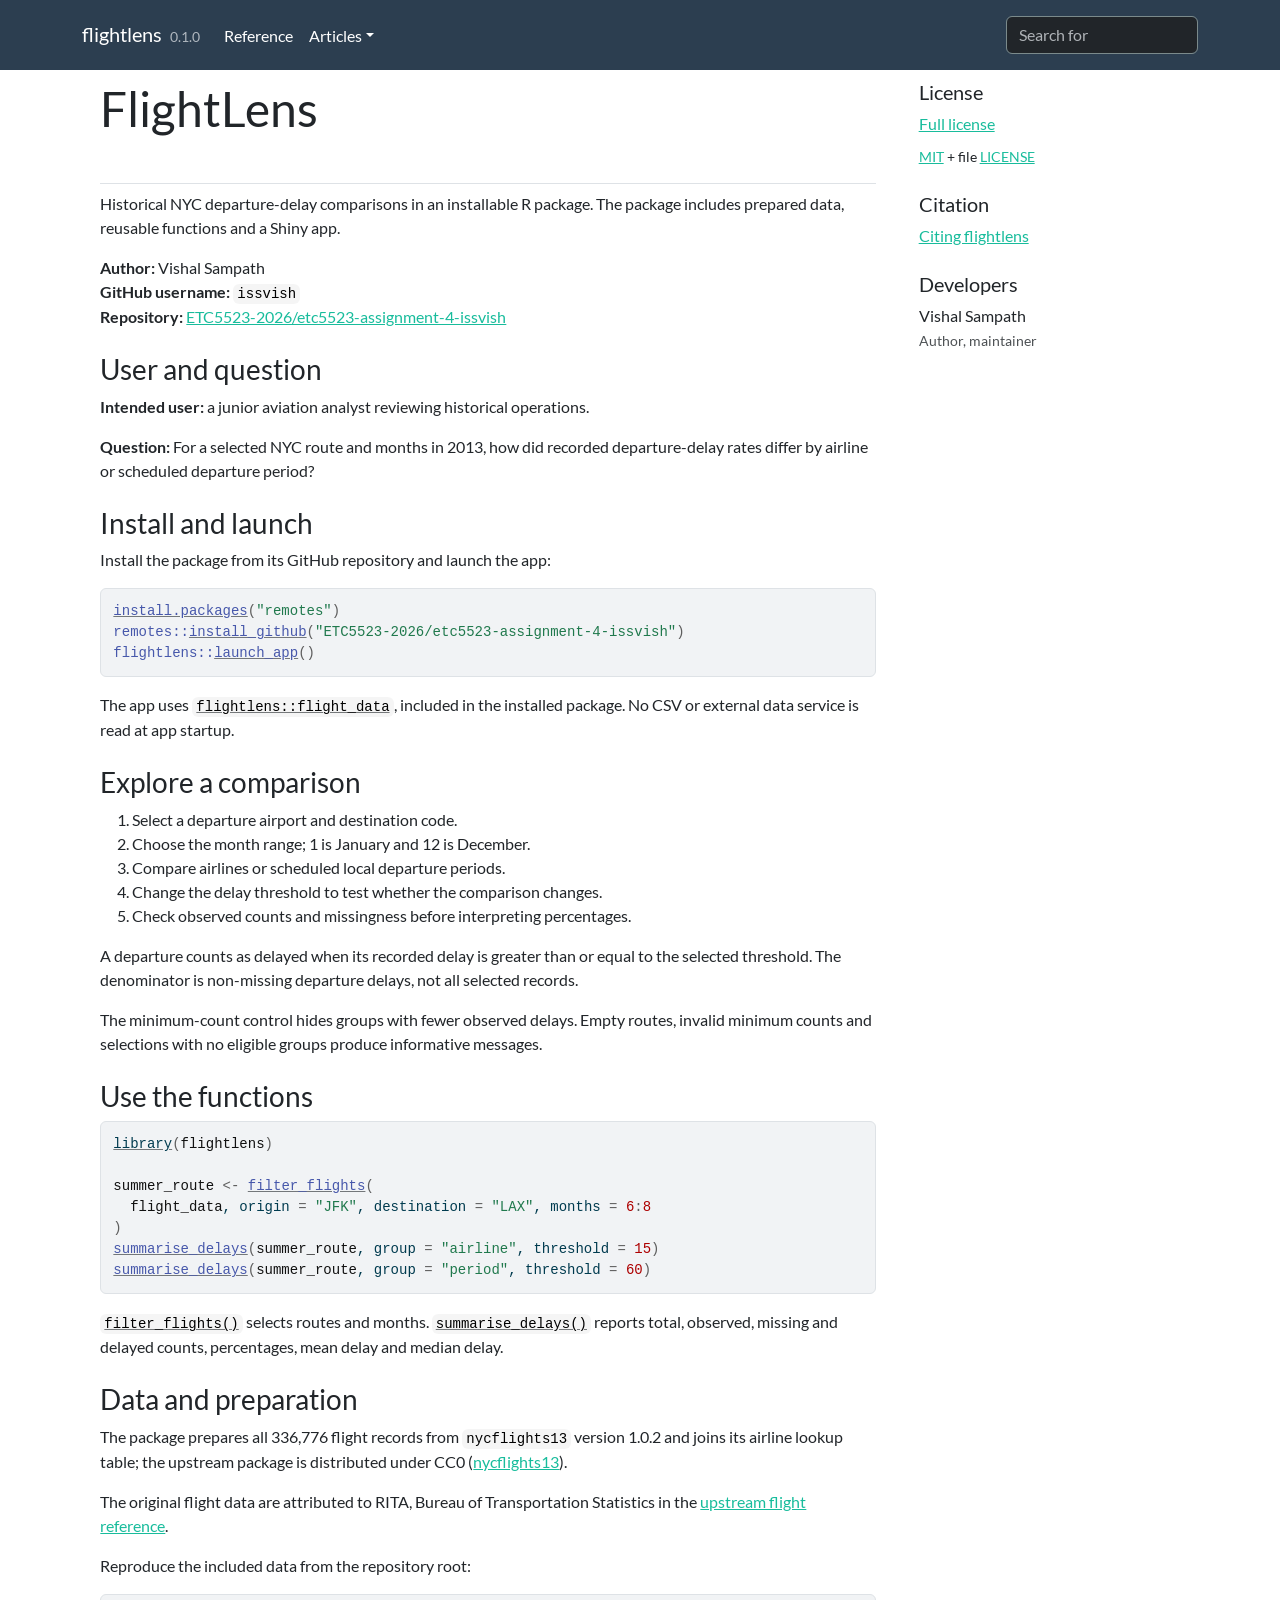
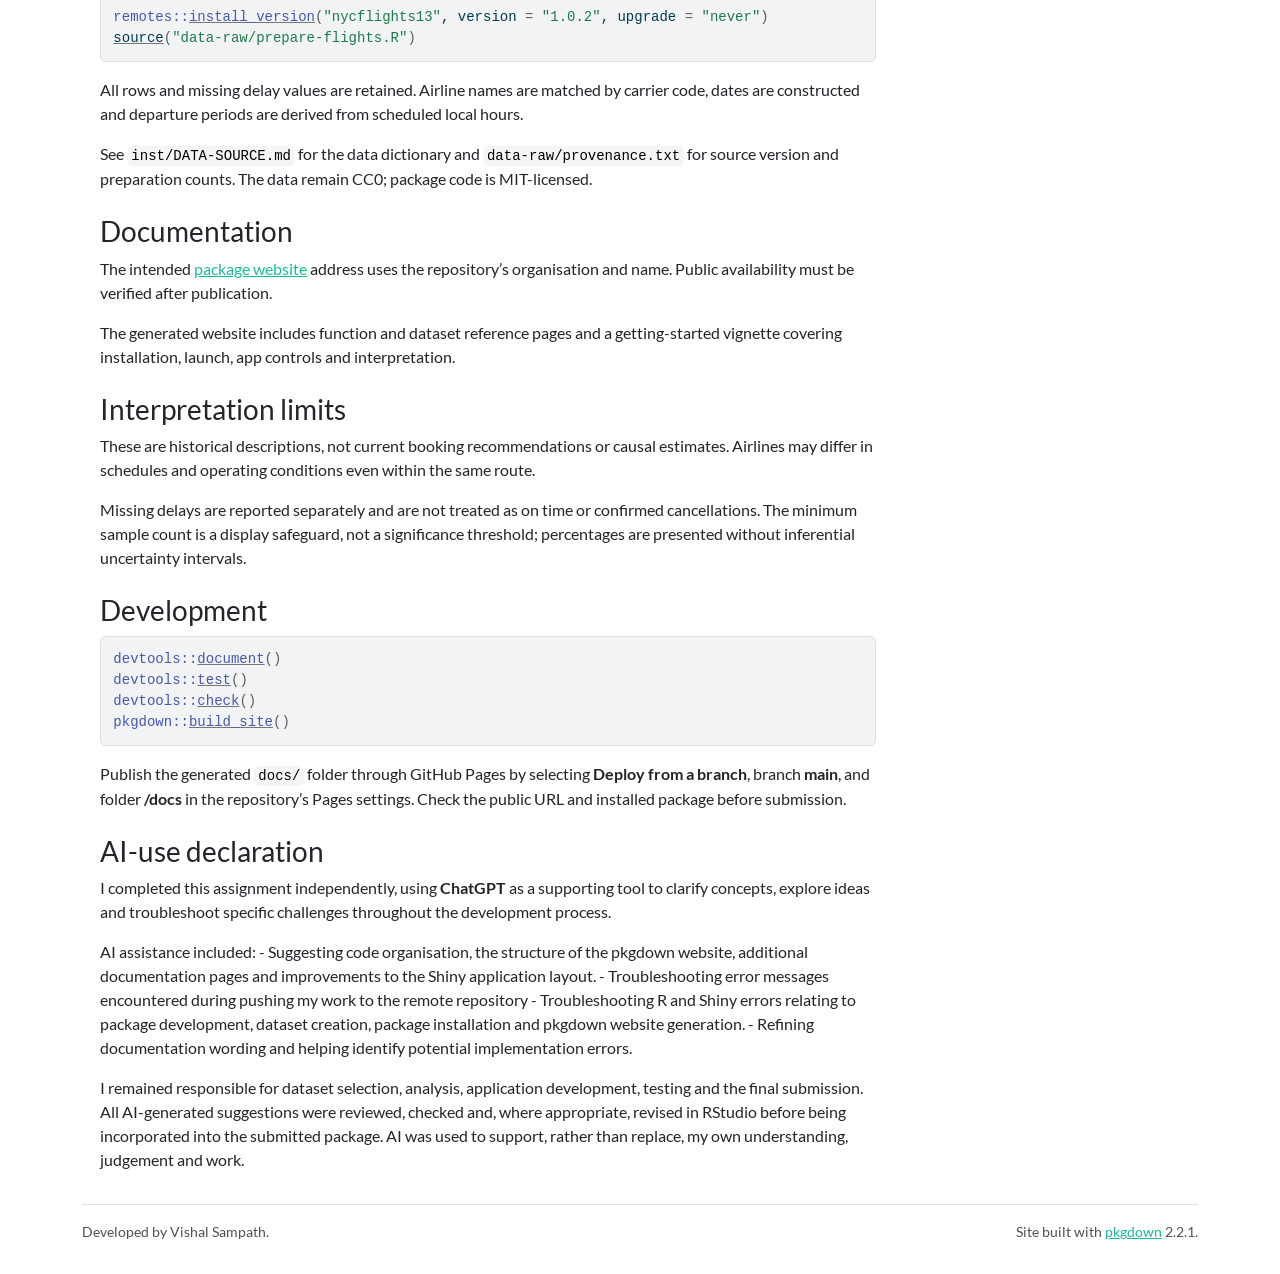
<file: docs/index.html>
<!DOCTYPE html>
<!-- Generated by pkgdown: do not edit by hand --><html lang="en">
<head>
<meta http-equiv="Content-Type" content="text/html; charset=UTF-8">
<meta charset="utf-8">
<meta http-equiv="X-UA-Compatible" content="IE=edge">
<meta name="viewport" content="width=device-width, initial-scale=1, shrink-to-fit=no">
<title>Explore Historical Departure Delays from New York City • flightlens</title>
<script src="deps/jquery-3.6.0/jquery-3.6.0.min.js"></script><meta name="viewport" content="width=device-width, initial-scale=1, shrink-to-fit=no">
<link href="deps/bootstrap-5.3.8/bootstrap.min.css" rel="stylesheet">
<script src="deps/bootstrap-5.3.8/bootstrap.bundle.min.js"></script><link href="deps/font-awesome-6.5.2/css/all.min.css" rel="stylesheet">
<link href="deps/font-awesome-6.5.2/css/v4-shims.min.css" rel="stylesheet">
<script src="deps/headroom-0.11.0/headroom.min.js"></script><script src="deps/headroom-0.11.0/jQuery.headroom.min.js"></script><script src="deps/bootstrap-toc-1.0.1/bootstrap-toc.min.js"></script><script src="deps/clipboard.js-2.0.11/clipboard.min.js"></script><script src="deps/search-1.0.0/autocomplete.jquery.min.js"></script><script src="deps/search-1.0.0/fuse.min.js"></script><script src="deps/search-1.0.0/mark.min.js"></script><!-- pkgdown --><script src="pkgdown.js"></script><meta property="og:title" content="Explore Historical Departure Delays from New York City">
<meta name="description" content="Provides prepared New York City flight records from 2013, reusable route filtering and departure-delay summaries, and a Shiny application. Supports historical airline and departure-period comparisons with explicit measurement denominators, missing-data counts, and sample-size cautions.">
<meta property="og:description" content="Provides prepared New York City flight records from 2013, reusable route filtering and departure-delay summaries, and a Shiny application. Supports historical airline and departure-period comparisons with explicit measurement denominators, missing-data counts, and sample-size cautions.">
</head>
<body>
    <a href="#main" class="visually-hidden-focusable">Skip to contents</a>


    <nav class="navbar navbar-expand-lg fixed-top bg-primary" data-bs-theme="dark" aria-label="Site navigation"><div class="container">

    <a class="navbar-brand me-2" href="index.html">flightlens</a>

    <small class="nav-text text-muted me-auto" data-bs-toggle="tooltip" data-bs-placement="bottom" title="">0.1.0</small>


    <button class="navbar-toggler" type="button" data-bs-toggle="collapse" data-bs-target="#navbar" aria-controls="navbar" aria-expanded="false" aria-label="Toggle navigation">
      <span class="navbar-toggler-icon"></span>
    </button>

    <div id="navbar" class="collapse navbar-collapse ms-3">
      <ul class="navbar-nav me-auto">
<li class="nav-item"><a class="nav-link" href="reference/index.html">Reference</a></li>
<li class="nav-item dropdown">
  <button class="nav-link dropdown-toggle" type="button" id="dropdown-articles" data-bs-toggle="dropdown" aria-expanded="false" aria-haspopup="true">Articles</button>
  <ul class="dropdown-menu" aria-labelledby="dropdown-articles">
<li><a class="dropdown-item" href="articles/getting-started.html">Getting started with FlightLens</a></li>
  </ul>
</li>
      </ul>
<ul class="navbar-nav">
<li class="nav-item"><form class="form-inline" role="search">
 <input class="form-control" type="search" name="search-input" id="search-input" autocomplete="off" aria-label="Search site" placeholder="Search for" data-search-index="search.json">
</form></li>
      </ul>
</div>


  </div>
</nav><div class="container template-home">
<div class="row">
  <main id="main" class="col-md-9"><div class="section level1">
<div class="page-header"><h1 id="flightlens">FlightLens<a class="anchor" aria-label="anchor" href="#flightlens"></a>
</h1></div>
<p>Historical NYC departure-delay comparisons in an installable R package. The package includes prepared data, reusable functions and a Shiny app.</p>
<p><strong>Author:</strong> Vishal Sampath<br><strong>GitHub username:</strong> <code>issvish</code><br><strong>Repository:</strong> <a href="https://github.com/ETC5523-2026/etc5523-assignment-4-issvish" class="external-link">ETC5523-2026/etc5523-assignment-4-issvish</a></p>
<div class="section level2">
<h2 id="user-and-question">User and question<a class="anchor" aria-label="anchor" href="#user-and-question"></a>
</h2>
<p><strong>Intended user:</strong> a junior aviation analyst reviewing historical operations.</p>
<p><strong>Question:</strong> For a selected NYC route and months in 2013, how did recorded departure-delay rates differ by airline or scheduled departure period?</p>
</div>
<div class="section level2">
<h2 id="install-and-launch">Install and launch<a class="anchor" aria-label="anchor" href="#install-and-launch"></a>
</h2>
<p>Install the package from its GitHub repository and launch the app:</p>
<div class="sourceCode" id="cb1"><pre class="downlit sourceCode r">
<code class="sourceCode R"><span><span class="fu"><a href="https://rdrr.io/r/utils/install.packages.html" class="external-link">install.packages</a></span><span class="op">(</span><span class="st">"remotes"</span><span class="op">)</span></span>
<span><span class="fu">remotes</span><span class="fu">::</span><span class="fu"><a href="https://remotes.r-lib.org/reference/install_github.html" class="external-link">install_github</a></span><span class="op">(</span><span class="st">"ETC5523-2026/etc5523-assignment-4-issvish"</span><span class="op">)</span></span>
<span><span class="fu">flightlens</span><span class="fu">::</span><span class="fu"><a href="reference/launch_app.html">launch_app</a></span><span class="op">(</span><span class="op">)</span></span></code></pre></div>
<p>The app uses <code><a href="reference/flight_data.html">flightlens::flight_data</a></code>, included in the installed package. No CSV or external data service is read at app startup.</p>
</div>
<div class="section level2">
<h2 id="explore-a-comparison">Explore a comparison<a class="anchor" aria-label="anchor" href="#explore-a-comparison"></a>
</h2>
<ol style="list-style-type: decimal">
<li>Select a departure airport and destination code.</li>
<li>Choose the month range; 1 is January and 12 is December.</li>
<li>Compare airlines or scheduled local departure periods.</li>
<li>Change the delay threshold to test whether the comparison changes.</li>
<li>Check observed counts and missingness before interpreting percentages.</li>
</ol>
<p>A departure counts as delayed when its recorded delay is greater than or equal to the selected threshold. The denominator is non-missing departure delays, not all selected records.</p>
<p>The minimum-count control hides groups with fewer observed delays. Empty routes, invalid minimum counts and selections with no eligible groups produce informative messages.</p>
</div>
<div class="section level2">
<h2 id="use-the-functions">Use the functions<a class="anchor" aria-label="anchor" href="#use-the-functions"></a>
</h2>
<div class="sourceCode" id="cb2"><pre class="downlit sourceCode r">
<code class="sourceCode R"><span><span class="kw"><a href="https://rdrr.io/r/base/library.html" class="external-link">library</a></span><span class="op">(</span><span class="va">flightlens</span><span class="op">)</span></span>
<span></span>
<span><span class="va">summer_route</span> <span class="op">&lt;-</span> <span class="fu"><a href="reference/filter_flights.html">filter_flights</a></span><span class="op">(</span></span>
<span>  <span class="va">flight_data</span>, origin <span class="op">=</span> <span class="st">"JFK"</span>, destination <span class="op">=</span> <span class="st">"LAX"</span>, months <span class="op">=</span> <span class="fl">6</span><span class="op">:</span><span class="fl">8</span></span>
<span><span class="op">)</span></span>
<span><span class="fu"><a href="reference/summarise_delays.html">summarise_delays</a></span><span class="op">(</span><span class="va">summer_route</span>, group <span class="op">=</span> <span class="st">"airline"</span>, threshold <span class="op">=</span> <span class="fl">15</span><span class="op">)</span></span>
<span><span class="fu"><a href="reference/summarise_delays.html">summarise_delays</a></span><span class="op">(</span><span class="va">summer_route</span>, group <span class="op">=</span> <span class="st">"period"</span>, threshold <span class="op">=</span> <span class="fl">60</span><span class="op">)</span></span></code></pre></div>
<p><code><a href="reference/filter_flights.html">filter_flights()</a></code> selects routes and months. <code><a href="reference/summarise_delays.html">summarise_delays()</a></code> reports total, observed, missing and delayed counts, percentages, mean delay and median delay.</p>
</div>
<div class="section level2">
<h2 id="data-and-preparation">Data and preparation<a class="anchor" aria-label="anchor" href="#data-and-preparation"></a>
</h2>
<p>The package prepares all 336,776 flight records from <code>nycflights13</code> version 1.0.2 and joins its airline lookup table; the upstream package is distributed under CC0 (<a href="https://nycflights13.tidyverse.org/" class="external-link">nycflights13</a>).</p>
<p>The original flight data are attributed to RITA, Bureau of Transportation Statistics in the <a href="https://nycflights13.tidyverse.org/reference/flights.html" class="external-link">upstream flight reference</a>.</p>
<p>Reproduce the included data from the repository root:</p>
<div class="sourceCode" id="cb3"><pre class="downlit sourceCode r">
<code class="sourceCode R"><span><span class="fu">remotes</span><span class="fu">::</span><span class="fu"><a href="https://remotes.r-lib.org/reference/install_version.html" class="external-link">install_version</a></span><span class="op">(</span><span class="st">"nycflights13"</span>, version <span class="op">=</span> <span class="st">"1.0.2"</span>, upgrade <span class="op">=</span> <span class="st">"never"</span><span class="op">)</span></span>
<span><span class="kw"><a href="https://rdrr.io/r/base/source.html" class="external-link">source</a></span><span class="op">(</span><span class="st">"data-raw/prepare-flights.R"</span><span class="op">)</span></span></code></pre></div>
<p>All rows and missing delay values are retained. Airline names are matched by carrier code, dates are constructed and departure periods are derived from scheduled local hours.</p>
<p>See <code>inst/DATA-SOURCE.md</code> for the data dictionary and <code>data-raw/provenance.txt</code> for source version and preparation counts. The data remain CC0; package code is MIT-licensed.</p>
</div>
<div class="section level2">
<h2 id="documentation">Documentation<a class="anchor" aria-label="anchor" href="#documentation"></a>
</h2>
<p>The intended <a href="https://ETC5523-2026.github.io/etc5523-assignment-4-issvish/">package website</a> address uses the repository’s organisation and name. Public availability must be verified after publication.</p>
<p>The generated website includes function and dataset reference pages and a getting-started vignette covering installation, launch, app controls and interpretation.</p>
</div>
<div class="section level2">
<h2 id="interpretation-limits">Interpretation limits<a class="anchor" aria-label="anchor" href="#interpretation-limits"></a>
</h2>
<p>These are historical descriptions, not current booking recommendations or causal estimates. Airlines may differ in schedules and operating conditions even within the same route.</p>
<p>Missing delays are reported separately and are not treated as on time or confirmed cancellations. The minimum sample count is a display safeguard, not a significance threshold; percentages are presented without inferential uncertainty intervals.</p>
</div>
<div class="section level2">
<h2 id="development">Development<a class="anchor" aria-label="anchor" href="#development"></a>
</h2>
<div class="sourceCode" id="cb4"><pre class="downlit sourceCode r">
<code class="sourceCode R"><span><span class="fu">devtools</span><span class="fu">::</span><span class="fu"><a href="https://devtools.r-lib.org/reference/document.html" class="external-link">document</a></span><span class="op">(</span><span class="op">)</span></span>
<span><span class="fu">devtools</span><span class="fu">::</span><span class="fu"><a href="https://devtools.r-lib.org/reference/test.html" class="external-link">test</a></span><span class="op">(</span><span class="op">)</span></span>
<span><span class="fu">devtools</span><span class="fu">::</span><span class="fu"><a href="https://devtools.r-lib.org/reference/check.html" class="external-link">check</a></span><span class="op">(</span><span class="op">)</span></span>
<span><span class="fu">pkgdown</span><span class="fu">::</span><span class="fu"><a href="https://pkgdown.r-lib.org/reference/build_site.html" class="external-link">build_site</a></span><span class="op">(</span><span class="op">)</span></span></code></pre></div>
<p>Publish the generated <code>docs/</code> folder through GitHub Pages by selecting <strong>Deploy from a branch</strong>, branch <strong>main</strong>, and folder <strong>/docs</strong> in the repository’s Pages settings. Check the public URL and installed package before submission.</p>
</div>
<div class="section level2">
<h2 id="ai-use-declaration">AI-use declaration<a class="anchor" aria-label="anchor" href="#ai-use-declaration"></a>
</h2>
<p>I completed this assignment independently, using <strong>ChatGPT</strong> as a supporting tool to clarify concepts, explore ideas and troubleshoot specific challenges throughout the development process.</p>
<p>AI assistance included: - Suggesting code organisation, the structure of the pkgdown website, additional documentation pages and improvements to the Shiny application layout. - Troubleshooting error messages encountered during pushing my work to the remote repository - Troubleshooting R and Shiny errors relating to package development, dataset creation, package installation and pkgdown website generation. - Refining documentation wording and helping identify potential implementation errors.</p>
<p>I remained responsible for dataset selection, analysis, application development, testing and the final submission. All AI-generated suggestions were reviewed, checked and, where appropriate, revised in RStudio before being incorporated into the submitted package. AI was used to support, rather than replace, my own understanding, judgement and work.</p>
</div>
</div>
  </main><aside class="col-md-3"><div class="license">
<h2 data-toc-skip>License</h2>
<ul class="list-unstyled">
<li><a href="LICENSE.html">Full license</a></li>
<li><small><a href="https://opensource.org/licenses/mit-license.php" class="external-link">MIT</a> + file <a href="LICENSE-text.html">LICENSE</a></small></li>
</ul>
</div>


<div class="citation">
<h2 data-toc-skip>Citation</h2>
<ul class="list-unstyled">
<li><a href="authors.html#citation">Citing flightlens</a></li>
</ul>
</div>

<div class="developers">
<h2 data-toc-skip>Developers</h2>
<ul class="list-unstyled">
<li>Vishal Sampath <br><small class="roles"> Author, maintainer </small>   </li>
</ul>
</div>



  </aside>
</div>


    <footer><div class="pkgdown-footer-left">
  <p>Developed by Vishal Sampath.</p>
</div>

<div class="pkgdown-footer-right">
  <p>Site built with <a href="https://pkgdown.r-lib.org/" class="external-link">pkgdown</a> 2.2.1.</p>
</div>

    </footer>
</div>





  </body>
</html>
</file>
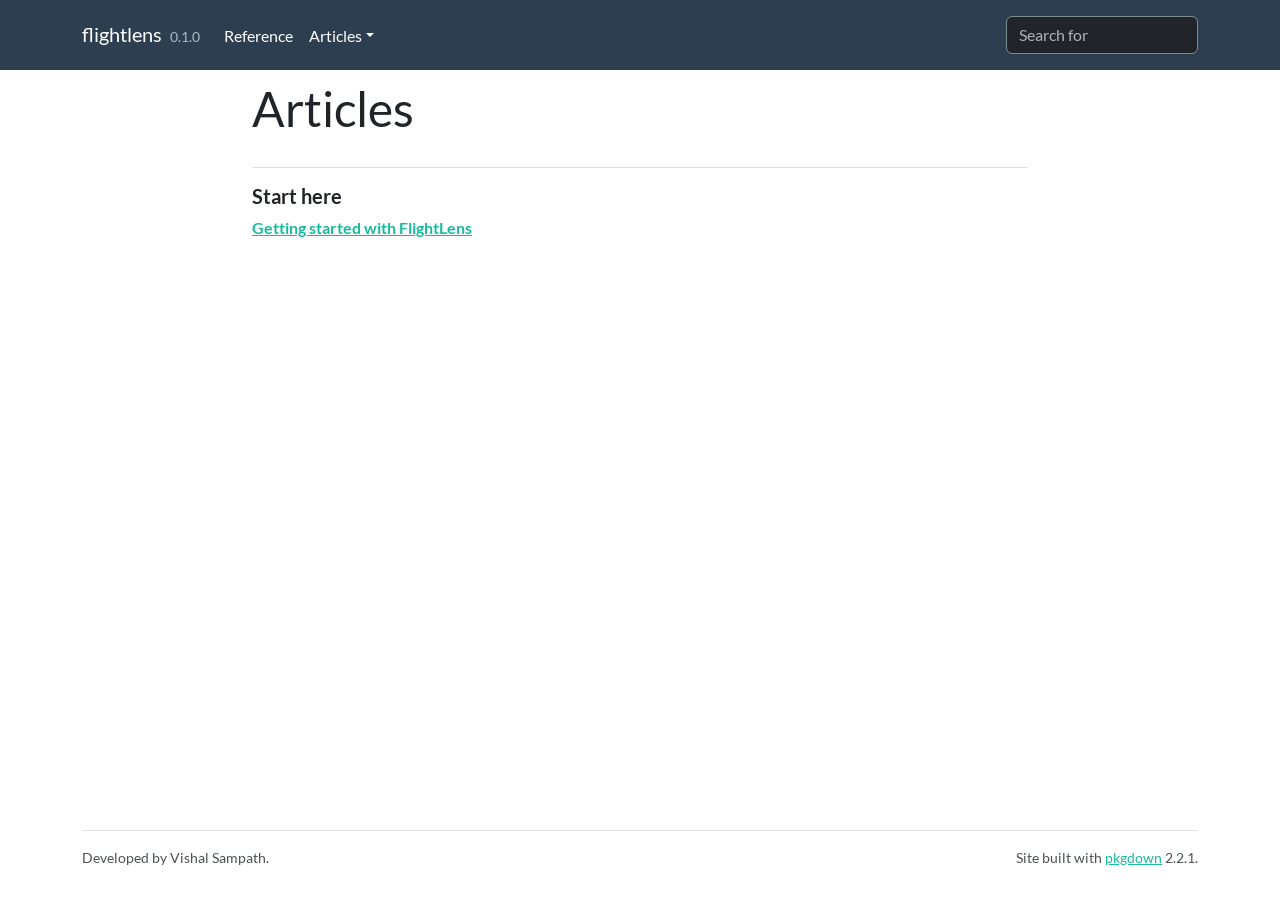
<file: docs/articles/index.html>
<!DOCTYPE html>
<!-- Generated by pkgdown: do not edit by hand --><html lang="en"><head><meta http-equiv="Content-Type" content="text/html; charset=UTF-8"><meta charset="utf-8"><meta http-equiv="X-UA-Compatible" content="IE=edge"><meta name="viewport" content="width=device-width, initial-scale=1, shrink-to-fit=no"><title>Articles • flightlens</title><script src="../deps/jquery-3.6.0/jquery-3.6.0.min.js"></script><meta name="viewport" content="width=device-width, initial-scale=1, shrink-to-fit=no"><link href="../deps/bootstrap-5.3.8/bootstrap.min.css" rel="stylesheet"><script src="../deps/bootstrap-5.3.8/bootstrap.bundle.min.js"></script><link href="../deps/font-awesome-6.5.2/css/all.min.css" rel="stylesheet"><link href="../deps/font-awesome-6.5.2/css/v4-shims.min.css" rel="stylesheet"><script src="../deps/headroom-0.11.0/headroom.min.js"></script><script src="../deps/headroom-0.11.0/jQuery.headroom.min.js"></script><script src="../deps/bootstrap-toc-1.0.1/bootstrap-toc.min.js"></script><script src="../deps/clipboard.js-2.0.11/clipboard.min.js"></script><script src="../deps/search-1.0.0/autocomplete.jquery.min.js"></script><script src="../deps/search-1.0.0/fuse.min.js"></script><script src="../deps/search-1.0.0/mark.min.js"></script><!-- pkgdown --><script src="../pkgdown.js"></script><meta property="og:title" content="Articles"></head><body>
    <a href="#main" class="visually-hidden-focusable">Skip to contents</a>


    <nav class="navbar navbar-expand-lg fixed-top bg-primary" data-bs-theme="dark" aria-label="Site navigation"><div class="container">

    <a class="navbar-brand me-2" href="../index.html">flightlens</a>

    <small class="nav-text text-muted me-auto" data-bs-toggle="tooltip" data-bs-placement="bottom" title="">0.1.0</small>


    <button class="navbar-toggler" type="button" data-bs-toggle="collapse" data-bs-target="#navbar" aria-controls="navbar" aria-expanded="false" aria-label="Toggle navigation">
      <span class="navbar-toggler-icon"></span>
    </button>

    <div id="navbar" class="collapse navbar-collapse ms-3">
      <ul class="navbar-nav me-auto"><li class="nav-item"><a class="nav-link" href="../reference/index.html">Reference</a></li>
<li class="nav-item dropdown">
  <button class="nav-link dropdown-toggle" type="button" id="dropdown-articles" data-bs-toggle="dropdown" aria-expanded="false" aria-haspopup="true">Articles</button>
  <ul class="dropdown-menu" aria-labelledby="dropdown-articles"><li><a class="dropdown-item" href="../articles/getting-started.html">Getting started with FlightLens</a></li>
  </ul></li>
      </ul><ul class="navbar-nav"><li class="nav-item"><form class="form-inline" role="search">
 <input class="form-control" type="search" name="search-input" id="search-input" autocomplete="off" aria-label="Search site" placeholder="Search for" data-search-index="../search.json"></form></li>
      </ul></div>


  </div>
</nav><div class="container template-article-index">
<div class="row">
  <main id="main" class="col-md-9"><div class="page-header">

      <h1>Articles</h1>
    </div>

    <div class="section ">
      <h3>Start here</h3>
      <div class="section-desc"></div>

      <dl><dt><a href="getting-started.html">Getting started with FlightLens</a></dt>
        <dd>
      </dd></dl></div>
  </main></div>


    <footer><div class="pkgdown-footer-left">
  <p>Developed by Vishal Sampath.</p>
</div>

<div class="pkgdown-footer-right">
  <p>Site built with <a href="https://pkgdown.r-lib.org/" class="external-link">pkgdown</a> 2.2.1.</p>
</div>

    </footer></div>





  </body></html>
</file>
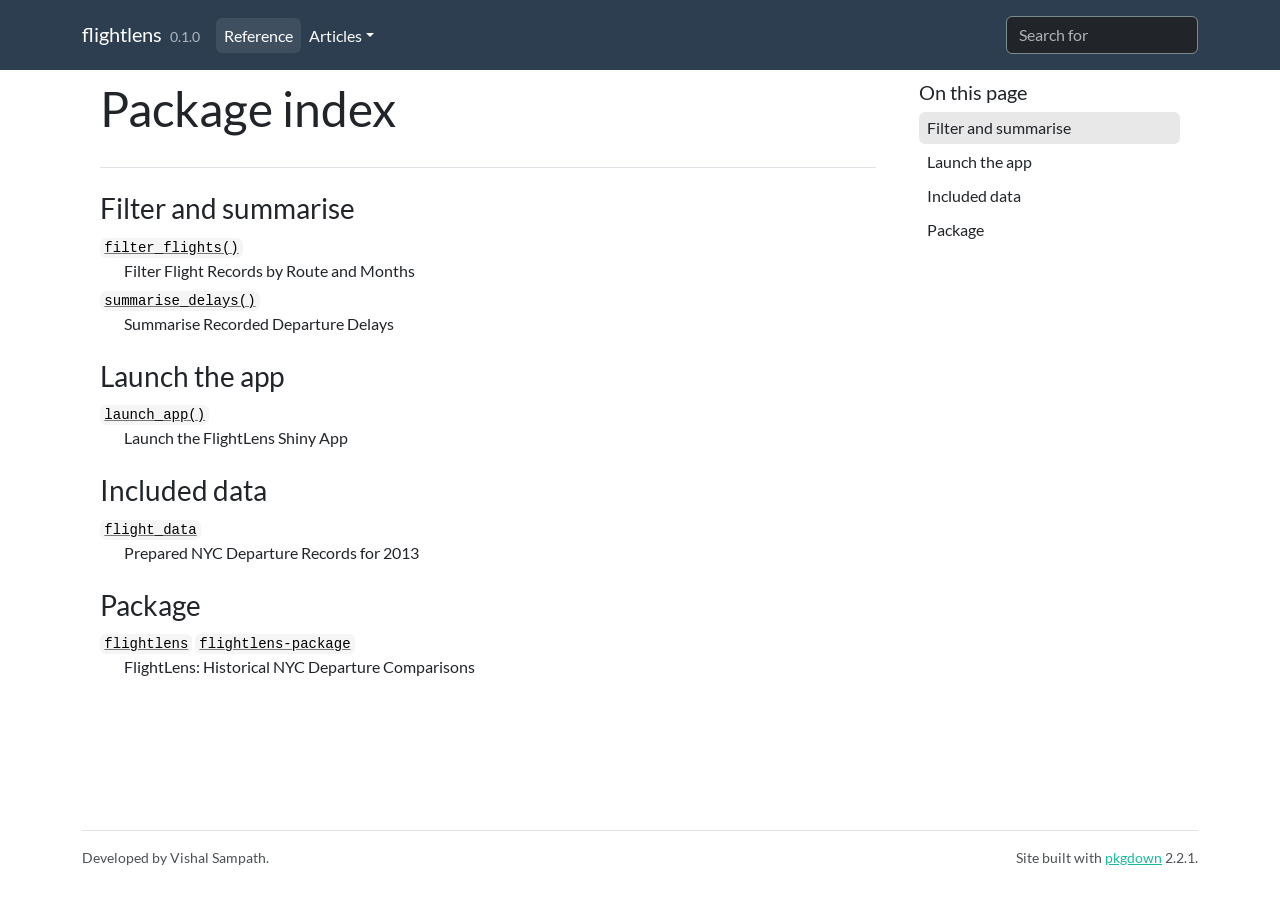
<file: docs/reference/index.html>
<!DOCTYPE html>
<!-- Generated by pkgdown: do not edit by hand --><html lang="en"><head><meta http-equiv="Content-Type" content="text/html; charset=UTF-8"><meta charset="utf-8"><meta http-equiv="X-UA-Compatible" content="IE=edge"><meta name="viewport" content="width=device-width, initial-scale=1, shrink-to-fit=no"><title>Package index • flightlens</title><script src="../deps/jquery-3.6.0/jquery-3.6.0.min.js"></script><meta name="viewport" content="width=device-width, initial-scale=1, shrink-to-fit=no"><link href="../deps/bootstrap-5.3.8/bootstrap.min.css" rel="stylesheet"><script src="../deps/bootstrap-5.3.8/bootstrap.bundle.min.js"></script><link href="../deps/font-awesome-6.5.2/css/all.min.css" rel="stylesheet"><link href="../deps/font-awesome-6.5.2/css/v4-shims.min.css" rel="stylesheet"><script src="../deps/headroom-0.11.0/headroom.min.js"></script><script src="../deps/headroom-0.11.0/jQuery.headroom.min.js"></script><script src="../deps/bootstrap-toc-1.0.1/bootstrap-toc.min.js"></script><script src="../deps/clipboard.js-2.0.11/clipboard.min.js"></script><script src="../deps/search-1.0.0/autocomplete.jquery.min.js"></script><script src="../deps/search-1.0.0/fuse.min.js"></script><script src="../deps/search-1.0.0/mark.min.js"></script><!-- pkgdown --><script src="../pkgdown.js"></script><meta property="og:title" content="Package index"></head><body>
    <a href="#main" class="visually-hidden-focusable">Skip to contents</a>


    <nav class="navbar navbar-expand-lg fixed-top bg-primary" data-bs-theme="dark" aria-label="Site navigation"><div class="container">

    <a class="navbar-brand me-2" href="../index.html">flightlens</a>

    <small class="nav-text text-muted me-auto" data-bs-toggle="tooltip" data-bs-placement="bottom" title="">0.1.0</small>


    <button class="navbar-toggler" type="button" data-bs-toggle="collapse" data-bs-target="#navbar" aria-controls="navbar" aria-expanded="false" aria-label="Toggle navigation">
      <span class="navbar-toggler-icon"></span>
    </button>

    <div id="navbar" class="collapse navbar-collapse ms-3">
      <ul class="navbar-nav me-auto"><li class="active nav-item"><a class="nav-link" href="../reference/index.html">Reference</a></li>
<li class="nav-item dropdown">
  <button class="nav-link dropdown-toggle" type="button" id="dropdown-articles" data-bs-toggle="dropdown" aria-expanded="false" aria-haspopup="true">Articles</button>
  <ul class="dropdown-menu" aria-labelledby="dropdown-articles"><li><a class="dropdown-item" href="../articles/getting-started.html">Getting started with FlightLens</a></li>
  </ul></li>
      </ul><ul class="navbar-nav"><li class="nav-item"><form class="form-inline" role="search">
 <input class="form-control" type="search" name="search-input" id="search-input" autocomplete="off" aria-label="Search site" placeholder="Search for" data-search-index="../search.json"></form></li>
      </ul></div>


  </div>
</nav><div class="container template-reference-index">
<div class="row">
  <main id="main" class="col-md-9"><div class="page-header">

      <h1>Package index</h1>
    </div>

    <div class="section level2">
      <h2 id="filter-and-summarise">Filter and summarise<a class="anchor" aria-label="anchor" href="#filter-and-summarise"></a></h2>



      <dl></dl></div><div class="section level2">




      <dl><dt>

          <code><a href="filter_flights.html">filter_flights()</a></code>

        </dt>
        <dd>Filter Flight Records by Route and Months</dd>

        <dt>

          <code><a href="summarise_delays.html">summarise_delays()</a></code>

        </dt>
        <dd>Summarise Recorded Departure Delays</dd>
      </dl></div><div class="section level2">
      <h2 id="launch-the-app">Launch the app<a class="anchor" aria-label="anchor" href="#launch-the-app"></a></h2>



      <dl></dl></div><div class="section level2">




      <dl><dt>

          <code><a href="launch_app.html">launch_app()</a></code>

        </dt>
        <dd>Launch the FlightLens Shiny App</dd>
      </dl></div><div class="section level2">
      <h2 id="included-data">Included data<a class="anchor" aria-label="anchor" href="#included-data"></a></h2>



      <dl></dl></div><div class="section level2">




      <dl><dt>

          <code><a href="flight_data.html">flight_data</a></code>

        </dt>
        <dd>Prepared NYC Departure Records for 2013</dd>
      </dl></div><div class="section level2">
      <h2 id="package">Package<a class="anchor" aria-label="anchor" href="#package"></a></h2>



      <dl></dl></div><div class="section level2">




      <dl><dt>

          <code><a href="flightlens-package.html">flightlens</a></code> <code><a href="flightlens-package.html">flightlens-package</a></code>

        </dt>
        <dd>FlightLens: Historical NYC Departure Comparisons</dd>
      </dl></div>
  </main><aside class="col-md-3"><nav id="toc" aria-label="Table of contents"><h2>On this page</h2>
    </nav></aside></div>


    <footer><div class="pkgdown-footer-left">
  <p>Developed by Vishal Sampath.</p>
</div>

<div class="pkgdown-footer-right">
  <p>Site built with <a href="https://pkgdown.r-lib.org/" class="external-link">pkgdown</a> 2.2.1.</p>
</div>

    </footer></div>





  </body></html>
</file>
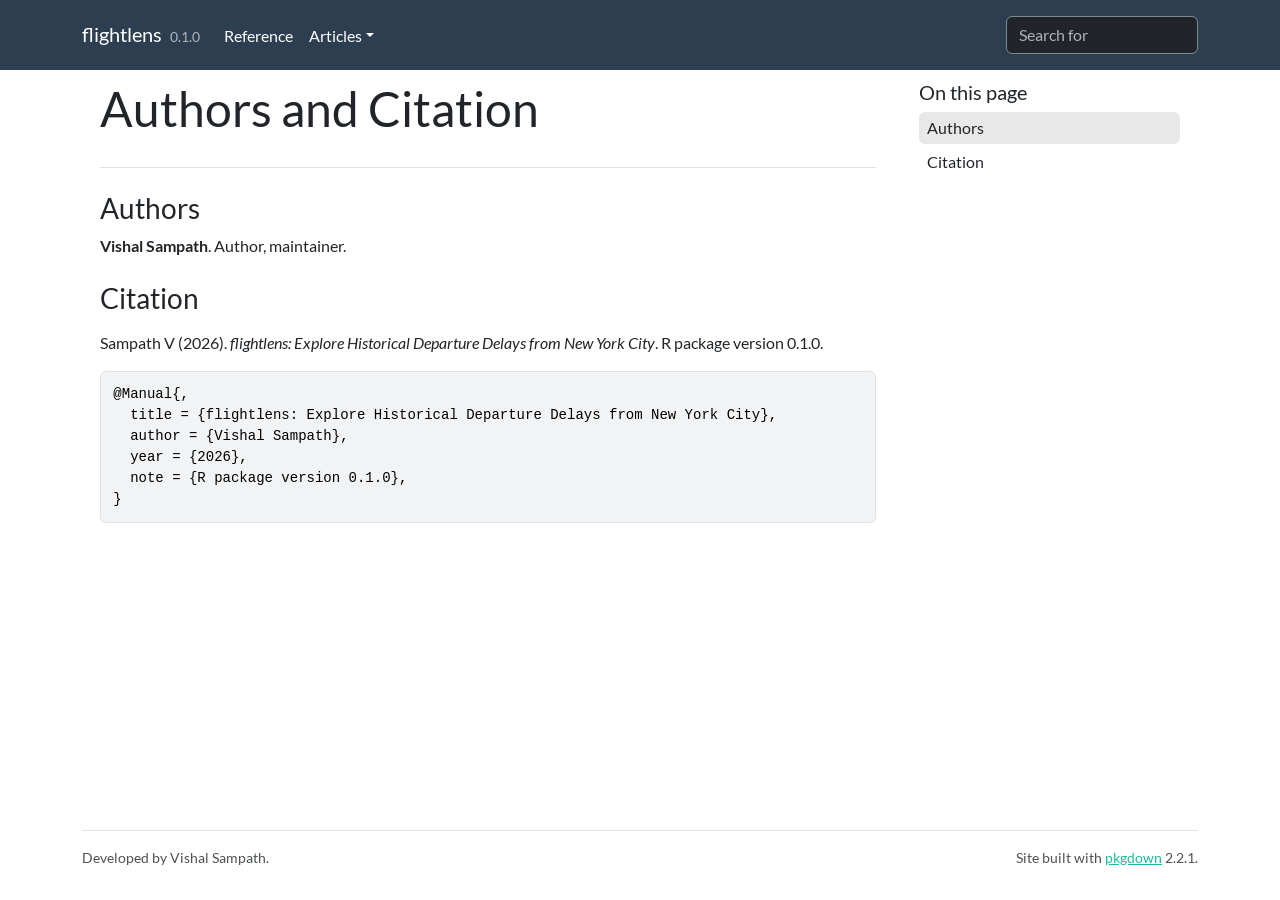
<file: docs/authors.html>
<!DOCTYPE html>
<!-- Generated by pkgdown: do not edit by hand --><html lang="en"><head><meta http-equiv="Content-Type" content="text/html; charset=UTF-8"><meta charset="utf-8"><meta http-equiv="X-UA-Compatible" content="IE=edge"><meta name="viewport" content="width=device-width, initial-scale=1, shrink-to-fit=no"><title>Authors and Citation • flightlens</title><script src="deps/jquery-3.6.0/jquery-3.6.0.min.js"></script><meta name="viewport" content="width=device-width, initial-scale=1, shrink-to-fit=no"><link href="deps/bootstrap-5.3.8/bootstrap.min.css" rel="stylesheet"><script src="deps/bootstrap-5.3.8/bootstrap.bundle.min.js"></script><link href="deps/font-awesome-6.5.2/css/all.min.css" rel="stylesheet"><link href="deps/font-awesome-6.5.2/css/v4-shims.min.css" rel="stylesheet"><script src="deps/headroom-0.11.0/headroom.min.js"></script><script src="deps/headroom-0.11.0/jQuery.headroom.min.js"></script><script src="deps/bootstrap-toc-1.0.1/bootstrap-toc.min.js"></script><script src="deps/clipboard.js-2.0.11/clipboard.min.js"></script><script src="deps/search-1.0.0/autocomplete.jquery.min.js"></script><script src="deps/search-1.0.0/fuse.min.js"></script><script src="deps/search-1.0.0/mark.min.js"></script><!-- pkgdown --><script src="pkgdown.js"></script><meta property="og:title" content="Authors and Citation"></head><body>
    <a href="#main" class="visually-hidden-focusable">Skip to contents</a>


    <nav class="navbar navbar-expand-lg fixed-top bg-primary" data-bs-theme="dark" aria-label="Site navigation"><div class="container">

    <a class="navbar-brand me-2" href="index.html">flightlens</a>

    <small class="nav-text text-muted me-auto" data-bs-toggle="tooltip" data-bs-placement="bottom" title="">0.1.0</small>


    <button class="navbar-toggler" type="button" data-bs-toggle="collapse" data-bs-target="#navbar" aria-controls="navbar" aria-expanded="false" aria-label="Toggle navigation">
      <span class="navbar-toggler-icon"></span>
    </button>

    <div id="navbar" class="collapse navbar-collapse ms-3">
      <ul class="navbar-nav me-auto"><li class="nav-item"><a class="nav-link" href="reference/index.html">Reference</a></li>
<li class="nav-item dropdown">
  <button class="nav-link dropdown-toggle" type="button" id="dropdown-articles" data-bs-toggle="dropdown" aria-expanded="false" aria-haspopup="true">Articles</button>
  <ul class="dropdown-menu" aria-labelledby="dropdown-articles"><li><a class="dropdown-item" href="articles/getting-started.html">Getting started with FlightLens</a></li>
  </ul></li>
      </ul><ul class="navbar-nav"><li class="nav-item"><form class="form-inline" role="search">
 <input class="form-control" type="search" name="search-input" id="search-input" autocomplete="off" aria-label="Search site" placeholder="Search for" data-search-index="search.json"></form></li>
      </ul></div>


  </div>
</nav><div class="container template-citation-authors">
<div class="row">
  <main id="main" class="col-md-9"><div class="page-header">

      <h1>Authors and Citation</h1>
    </div>

    <div class="section level2">
      <h2>Authors</h2>

      <ul class="list-unstyled"><li>
          <p><strong>Vishal Sampath</strong>. Author, maintainer.
          </p>
        </li>
      </ul></div>

    <div class="section level2">
      <h2 id="citation">Citation</h2>
      <p></p>

      <p>Sampath V (2026).
<em>flightlens: Explore Historical Departure Delays from New York City</em>.
R package version 0.1.0.
</p>
      <pre>@Manual{,
  title = {flightlens: Explore Historical Departure Delays from New York City},
  author = {Vishal Sampath},
  year = {2026},
  note = {R package version 0.1.0},
}</pre>
    </div>

  </main><aside class="col-md-3"><nav id="toc" aria-label="Table of contents"><h2>On this page</h2>
    </nav></aside></div>


    <footer><div class="pkgdown-footer-left">
  <p>Developed by Vishal Sampath.</p>
</div>

<div class="pkgdown-footer-right">
  <p>Site built with <a href="https://pkgdown.r-lib.org/" class="external-link">pkgdown</a> 2.2.1.</p>
</div>

    </footer></div>





  </body></html>
</file>
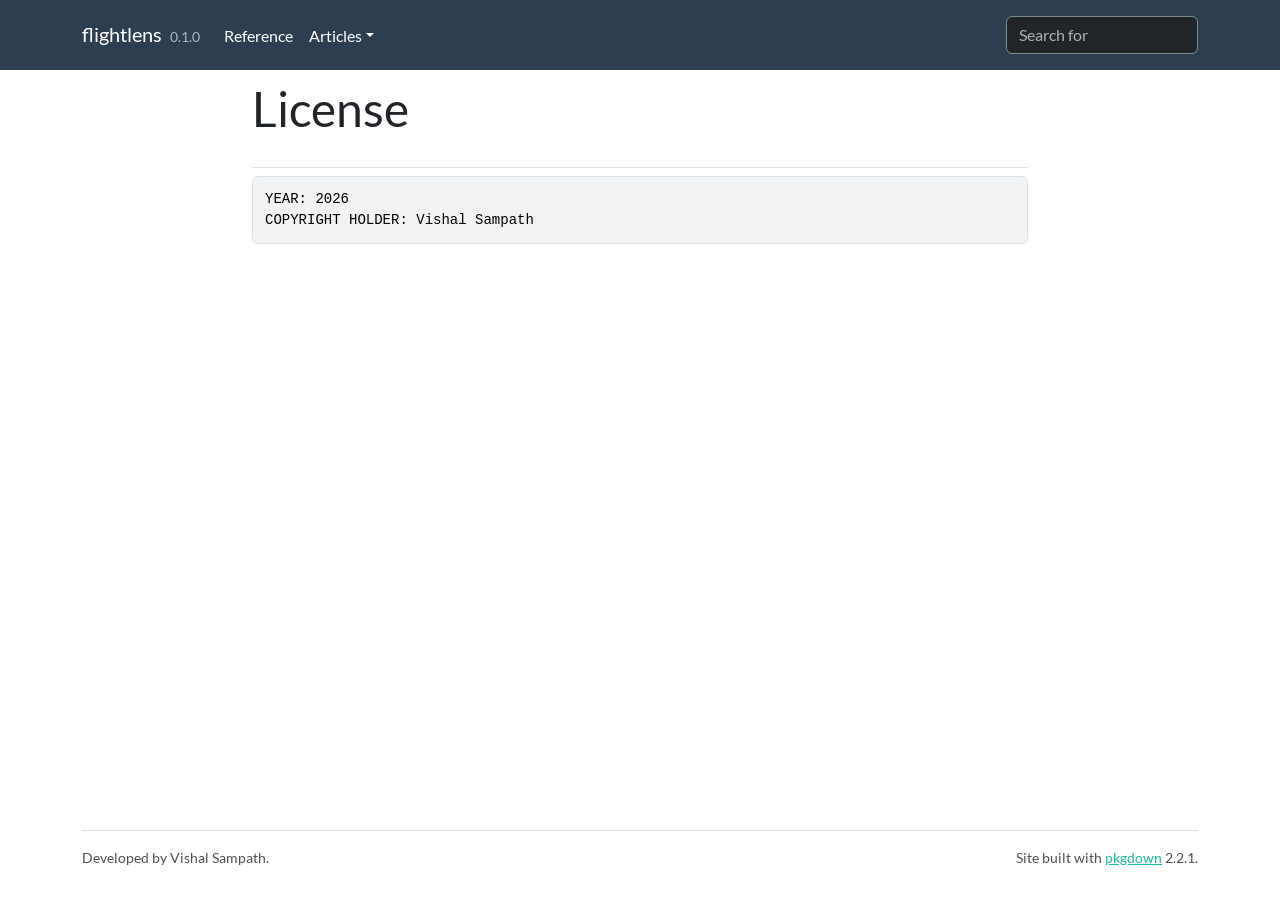
<file: docs/LICENSE-text.html>
<!DOCTYPE html>
<!-- Generated by pkgdown: do not edit by hand --><html lang="en"><head><meta http-equiv="Content-Type" content="text/html; charset=UTF-8"><meta charset="utf-8"><meta http-equiv="X-UA-Compatible" content="IE=edge"><meta name="viewport" content="width=device-width, initial-scale=1, shrink-to-fit=no"><title>License • flightlens</title><script src="deps/jquery-3.6.0/jquery-3.6.0.min.js"></script><meta name="viewport" content="width=device-width, initial-scale=1, shrink-to-fit=no"><link href="deps/bootstrap-5.3.8/bootstrap.min.css" rel="stylesheet"><script src="deps/bootstrap-5.3.8/bootstrap.bundle.min.js"></script><link href="deps/font-awesome-6.5.2/css/all.min.css" rel="stylesheet"><link href="deps/font-awesome-6.5.2/css/v4-shims.min.css" rel="stylesheet"><script src="deps/headroom-0.11.0/headroom.min.js"></script><script src="deps/headroom-0.11.0/jQuery.headroom.min.js"></script><script src="deps/bootstrap-toc-1.0.1/bootstrap-toc.min.js"></script><script src="deps/clipboard.js-2.0.11/clipboard.min.js"></script><script src="deps/search-1.0.0/autocomplete.jquery.min.js"></script><script src="deps/search-1.0.0/fuse.min.js"></script><script src="deps/search-1.0.0/mark.min.js"></script><!-- pkgdown --><script src="pkgdown.js"></script><meta property="og:title" content="License"></head><body>
    <a href="#main" class="visually-hidden-focusable">Skip to contents</a>


    <nav class="navbar navbar-expand-lg fixed-top bg-primary" data-bs-theme="dark" aria-label="Site navigation"><div class="container">

    <a class="navbar-brand me-2" href="index.html">flightlens</a>

    <small class="nav-text text-muted me-auto" data-bs-toggle="tooltip" data-bs-placement="bottom" title="">0.1.0</small>


    <button class="navbar-toggler" type="button" data-bs-toggle="collapse" data-bs-target="#navbar" aria-controls="navbar" aria-expanded="false" aria-label="Toggle navigation">
      <span class="navbar-toggler-icon"></span>
    </button>

    <div id="navbar" class="collapse navbar-collapse ms-3">
      <ul class="navbar-nav me-auto"><li class="nav-item"><a class="nav-link" href="reference/index.html">Reference</a></li>
<li class="nav-item dropdown">
  <button class="nav-link dropdown-toggle" type="button" id="dropdown-articles" data-bs-toggle="dropdown" aria-expanded="false" aria-haspopup="true">Articles</button>
  <ul class="dropdown-menu" aria-labelledby="dropdown-articles"><li><a class="dropdown-item" href="articles/getting-started.html">Getting started with FlightLens</a></li>
  </ul></li>
      </ul><ul class="navbar-nav"><li class="nav-item"><form class="form-inline" role="search">
 <input class="form-control" type="search" name="search-input" id="search-input" autocomplete="off" aria-label="Search site" placeholder="Search for" data-search-index="search.json"></form></li>
      </ul></div>


  </div>
</nav><div class="container template-title-body">
<div class="row">
  <main id="main" class="col-md-9"><div class="page-header">

      <h1>License</h1>

    </div>

<pre>YEAR: 2026
COPYRIGHT HOLDER: Vishal Sampath
</pre>

  </main></div>


    <footer><div class="pkgdown-footer-left">
  <p>Developed by Vishal Sampath.</p>
</div>

<div class="pkgdown-footer-right">
  <p>Site built with <a href="https://pkgdown.r-lib.org/" class="external-link">pkgdown</a> 2.2.1.</p>
</div>

    </footer></div>





  </body></html>
</file>
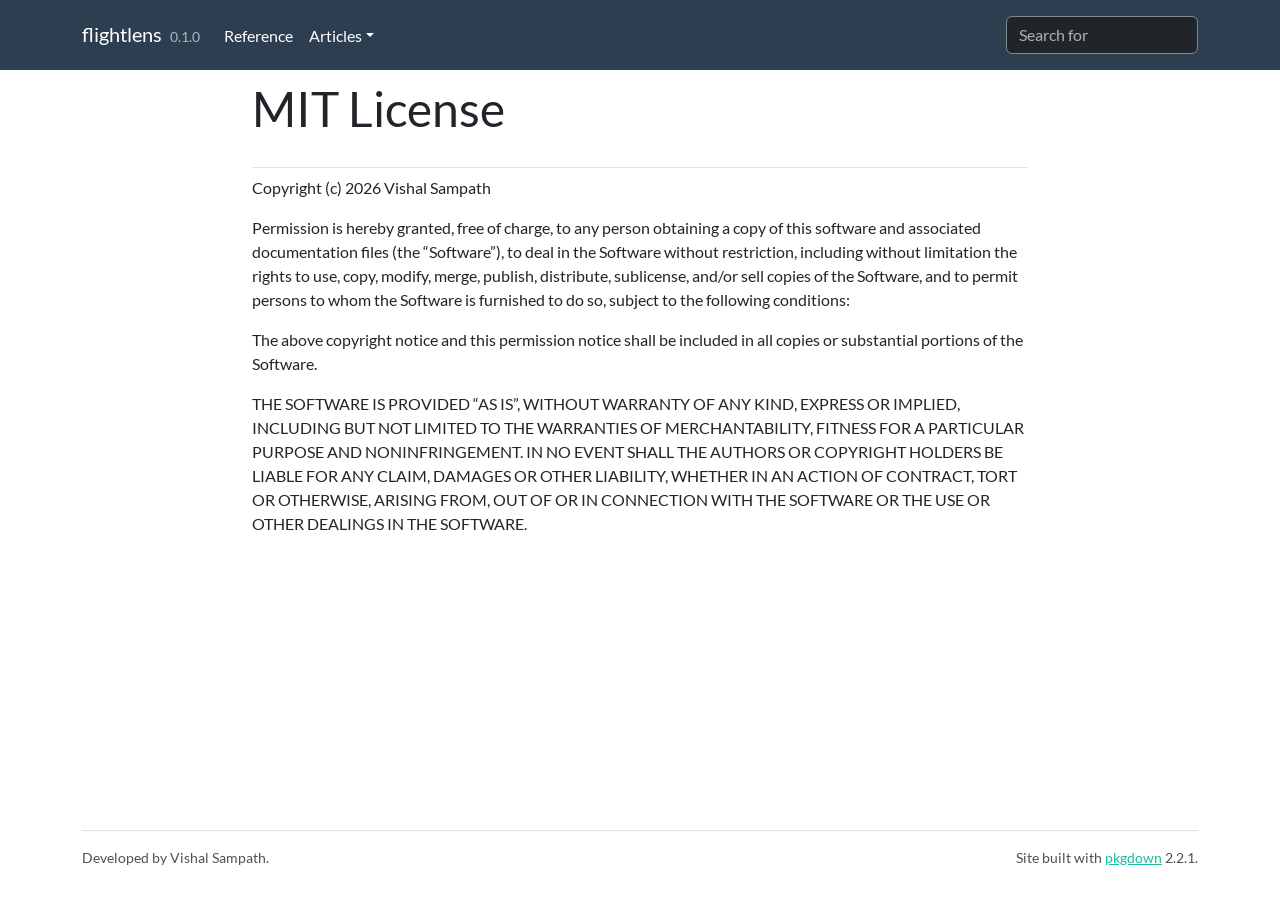
<file: docs/LICENSE.html>
<!DOCTYPE html>
<!-- Generated by pkgdown: do not edit by hand --><html lang="en"><head><meta http-equiv="Content-Type" content="text/html; charset=UTF-8"><meta charset="utf-8"><meta http-equiv="X-UA-Compatible" content="IE=edge"><meta name="viewport" content="width=device-width, initial-scale=1, shrink-to-fit=no"><title>MIT License • flightlens</title><script src="deps/jquery-3.6.0/jquery-3.6.0.min.js"></script><meta name="viewport" content="width=device-width, initial-scale=1, shrink-to-fit=no"><link href="deps/bootstrap-5.3.8/bootstrap.min.css" rel="stylesheet"><script src="deps/bootstrap-5.3.8/bootstrap.bundle.min.js"></script><link href="deps/font-awesome-6.5.2/css/all.min.css" rel="stylesheet"><link href="deps/font-awesome-6.5.2/css/v4-shims.min.css" rel="stylesheet"><script src="deps/headroom-0.11.0/headroom.min.js"></script><script src="deps/headroom-0.11.0/jQuery.headroom.min.js"></script><script src="deps/bootstrap-toc-1.0.1/bootstrap-toc.min.js"></script><script src="deps/clipboard.js-2.0.11/clipboard.min.js"></script><script src="deps/search-1.0.0/autocomplete.jquery.min.js"></script><script src="deps/search-1.0.0/fuse.min.js"></script><script src="deps/search-1.0.0/mark.min.js"></script><!-- pkgdown --><script src="pkgdown.js"></script><meta property="og:title" content="MIT License"></head><body>
    <a href="#main" class="visually-hidden-focusable">Skip to contents</a>


    <nav class="navbar navbar-expand-lg fixed-top bg-primary" data-bs-theme="dark" aria-label="Site navigation"><div class="container">

    <a class="navbar-brand me-2" href="index.html">flightlens</a>

    <small class="nav-text text-muted me-auto" data-bs-toggle="tooltip" data-bs-placement="bottom" title="">0.1.0</small>


    <button class="navbar-toggler" type="button" data-bs-toggle="collapse" data-bs-target="#navbar" aria-controls="navbar" aria-expanded="false" aria-label="Toggle navigation">
      <span class="navbar-toggler-icon"></span>
    </button>

    <div id="navbar" class="collapse navbar-collapse ms-3">
      <ul class="navbar-nav me-auto"><li class="nav-item"><a class="nav-link" href="reference/index.html">Reference</a></li>
<li class="nav-item dropdown">
  <button class="nav-link dropdown-toggle" type="button" id="dropdown-articles" data-bs-toggle="dropdown" aria-expanded="false" aria-haspopup="true">Articles</button>
  <ul class="dropdown-menu" aria-labelledby="dropdown-articles"><li><a class="dropdown-item" href="articles/getting-started.html">Getting started with FlightLens</a></li>
  </ul></li>
      </ul><ul class="navbar-nav"><li class="nav-item"><form class="form-inline" role="search">
 <input class="form-control" type="search" name="search-input" id="search-input" autocomplete="off" aria-label="Search site" placeholder="Search for" data-search-index="search.json"></form></li>
      </ul></div>


  </div>
</nav><div class="container template-title-body">
<div class="row">
  <main id="main" class="col-md-9"><div class="page-header">

      <h1>MIT License</h1>

    </div>

<div id="mit-license" class="section level1">

<p>Copyright (c) 2026 Vishal Sampath</p>
<p>Permission is hereby granted, free of charge, to any person obtaining a copy of this software and associated documentation files (the “Software”), to deal in the Software without restriction, including without limitation the rights to use, copy, modify, merge, publish, distribute, sublicense, and/or sell copies of the Software, and to permit persons to whom the Software is furnished to do so, subject to the following conditions:</p>
<p>The above copyright notice and this permission notice shall be included in all copies or substantial portions of the Software.</p>
<p>THE SOFTWARE IS PROVIDED “AS IS”, WITHOUT WARRANTY OF ANY KIND, EXPRESS OR IMPLIED, INCLUDING BUT NOT LIMITED TO THE WARRANTIES OF MERCHANTABILITY, FITNESS FOR A PARTICULAR PURPOSE AND NONINFRINGEMENT. IN NO EVENT SHALL THE AUTHORS OR COPYRIGHT HOLDERS BE LIABLE FOR ANY CLAIM, DAMAGES OR OTHER LIABILITY, WHETHER IN AN ACTION OF CONTRACT, TORT OR OTHERWISE, ARISING FROM, OUT OF OR IN CONNECTION WITH THE SOFTWARE OR THE USE OR OTHER DEALINGS IN THE SOFTWARE.</p>
</div>

  </main></div>


    <footer><div class="pkgdown-footer-left">
  <p>Developed by Vishal Sampath.</p>
</div>

<div class="pkgdown-footer-right">
  <p>Site built with <a href="https://pkgdown.r-lib.org/" class="external-link">pkgdown</a> 2.2.1.</p>
</div>

    </footer></div>





  </body></html>
</file>
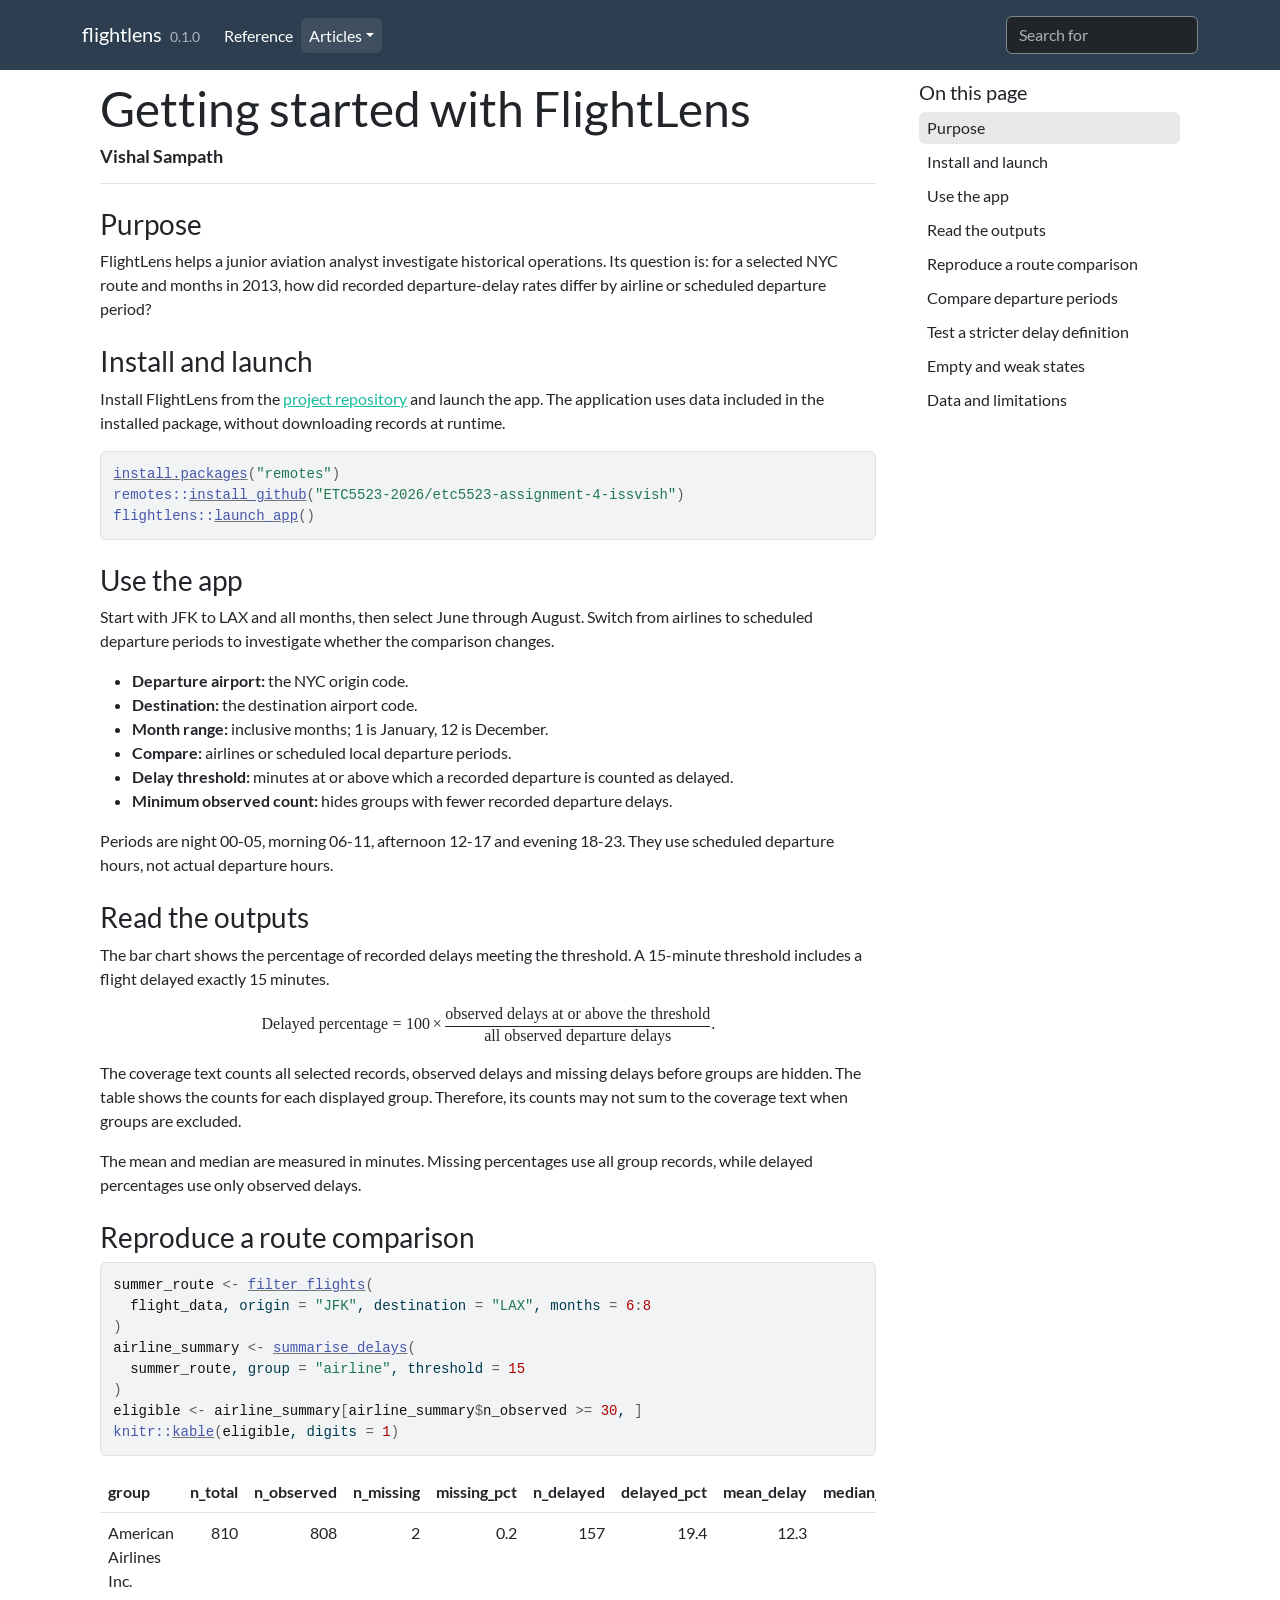
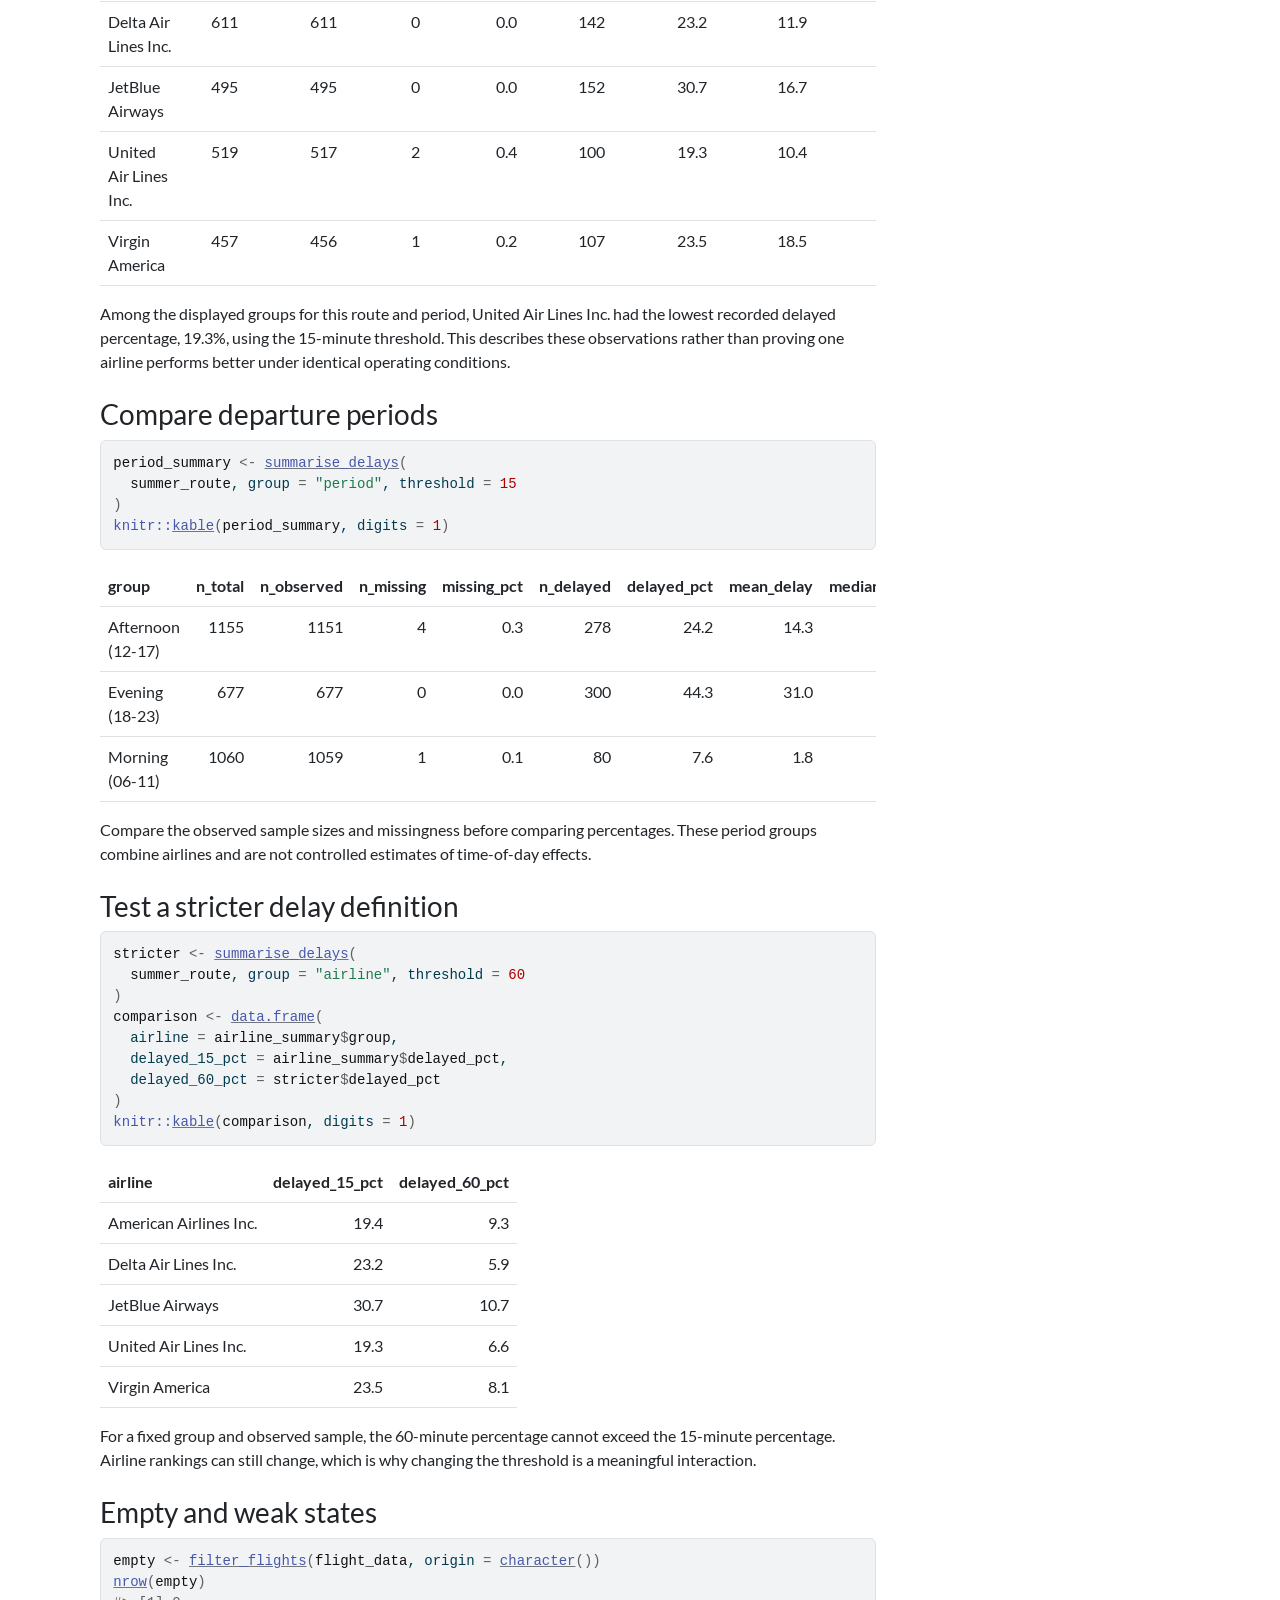
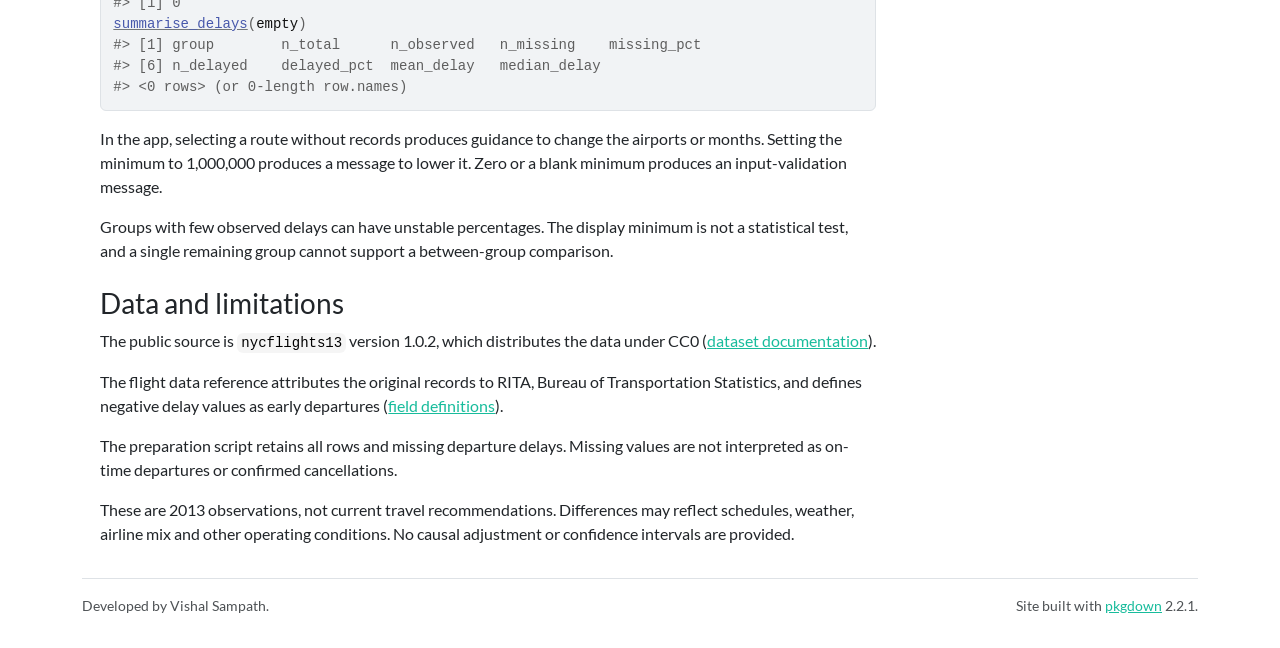
<file: docs/articles/getting-started.html>
<!DOCTYPE html>
<!-- Generated by pkgdown: do not edit by hand --><html lang="en">
<head>
<meta http-equiv="Content-Type" content="text/html; charset=UTF-8">
<meta charset="utf-8">
<meta http-equiv="X-UA-Compatible" content="IE=edge">
<meta name="viewport" content="width=device-width, initial-scale=1, shrink-to-fit=no">
<title>Getting started with FlightLens • flightlens</title>
<script src="../deps/jquery-3.6.0/jquery-3.6.0.min.js"></script><meta name="viewport" content="width=device-width, initial-scale=1, shrink-to-fit=no">
<link href="../deps/bootstrap-5.3.8/bootstrap.min.css" rel="stylesheet">
<script src="../deps/bootstrap-5.3.8/bootstrap.bundle.min.js"></script><link href="../deps/font-awesome-6.5.2/css/all.min.css" rel="stylesheet">
<link href="../deps/font-awesome-6.5.2/css/v4-shims.min.css" rel="stylesheet">
<script src="../deps/headroom-0.11.0/headroom.min.js"></script><script src="../deps/headroom-0.11.0/jQuery.headroom.min.js"></script><script src="../deps/bootstrap-toc-1.0.1/bootstrap-toc.min.js"></script><script src="../deps/clipboard.js-2.0.11/clipboard.min.js"></script><script src="../deps/search-1.0.0/autocomplete.jquery.min.js"></script><script src="../deps/search-1.0.0/fuse.min.js"></script><script src="../deps/search-1.0.0/mark.min.js"></script><!-- pkgdown --><script src="../pkgdown.js"></script><meta property="og:title" content="Getting started with FlightLens">
</head>
<body>
    <a href="#main" class="visually-hidden-focusable">Skip to contents</a>


    <nav class="navbar navbar-expand-lg fixed-top bg-primary" data-bs-theme="dark" aria-label="Site navigation"><div class="container">

    <a class="navbar-brand me-2" href="../index.html">flightlens</a>

    <small class="nav-text text-muted me-auto" data-bs-toggle="tooltip" data-bs-placement="bottom" title="">0.1.0</small>


    <button class="navbar-toggler" type="button" data-bs-toggle="collapse" data-bs-target="#navbar" aria-controls="navbar" aria-expanded="false" aria-label="Toggle navigation">
      <span class="navbar-toggler-icon"></span>
    </button>

    <div id="navbar" class="collapse navbar-collapse ms-3">
      <ul class="navbar-nav me-auto">
<li class="nav-item"><a class="nav-link" href="../reference/index.html">Reference</a></li>
<li class="active nav-item dropdown">
  <button class="nav-link dropdown-toggle" type="button" id="dropdown-articles" data-bs-toggle="dropdown" aria-expanded="false" aria-haspopup="true">Articles</button>
  <ul class="dropdown-menu" aria-labelledby="dropdown-articles">
<li><a class="dropdown-item" href="../articles/getting-started.html">Getting started with FlightLens</a></li>
  </ul>
</li>
      </ul>
<ul class="navbar-nav">
<li class="nav-item"><form class="form-inline" role="search">
 <input class="form-control" type="search" name="search-input" id="search-input" autocomplete="off" aria-label="Search site" placeholder="Search for" data-search-index="../search.json">
</form></li>
      </ul>
</div>


  </div>
</nav><div class="container template-article">




<div class="row">
  <main id="main" class="col-md-9"><div class="page-header">

      <h1>Getting started with FlightLens</h1>
                        <h4 data-toc-skip class="author">Vishal
Sampath</h4>
            
      

      <div class="d-none name"><code>getting-started.Rmd</code></div>
    </div>

    
    
<div class="section level2">
<h2 id="purpose">Purpose<a class="anchor" aria-label="anchor" href="#purpose"></a>
</h2>
<p>FlightLens helps a junior aviation analyst investigate historical
operations. Its question is: for a selected NYC route and months in
2013, how did recorded departure-delay rates differ by airline or
scheduled departure period?</p>
</div>
<div class="section level2">
<h2 id="install-and-launch">Install and launch<a class="anchor" aria-label="anchor" href="#install-and-launch"></a>
</h2>
<p>Install FlightLens from the <a href="https://github.com/ETC5523-2026/etc5523-assignment-4-issvish" class="external-link">project
repository</a> and launch the app. The application uses data included in
the installed package, without downloading records at runtime.</p>
<div class="sourceCode" id="cb1"><pre class="downlit sourceCode r">
<code class="sourceCode R"><span><span class="fu"><a href="https://rdrr.io/r/utils/install.packages.html" class="external-link">install.packages</a></span><span class="op">(</span><span class="st">"remotes"</span><span class="op">)</span></span>
<span><span class="fu">remotes</span><span class="fu">::</span><span class="fu"><a href="https://remotes.r-lib.org/reference/install_github.html" class="external-link">install_github</a></span><span class="op">(</span><span class="st">"ETC5523-2026/etc5523-assignment-4-issvish"</span><span class="op">)</span></span>
<span><span class="fu">flightlens</span><span class="fu">::</span><span class="fu"><a href="../reference/launch_app.html">launch_app</a></span><span class="op">(</span><span class="op">)</span></span></code></pre></div>
</div>
<div class="section level2">
<h2 id="use-the-app">Use the app<a class="anchor" aria-label="anchor" href="#use-the-app"></a>
</h2>
<p>Start with JFK to LAX and all months, then select June through
August. Switch from airlines to scheduled departure periods to
investigate whether the comparison changes.</p>
<ul>
<li>
<strong>Departure airport:</strong> the NYC origin code.</li>
<li>
<strong>Destination:</strong> the destination airport code.</li>
<li>
<strong>Month range:</strong> inclusive months; 1 is January, 12 is
December.</li>
<li>
<strong>Compare:</strong> airlines or scheduled local departure
periods.</li>
<li>
<strong>Delay threshold:</strong> minutes at or above which a
recorded departure is counted as delayed.</li>
<li>
<strong>Minimum observed count:</strong> hides groups with fewer
recorded departure delays.</li>
</ul>
<p>Periods are night 00-05, morning 06-11, afternoon 12-17 and evening
18-23. They use scheduled departure hours, not actual departure
hours.</p>
</div>
<div class="section level2">
<h2 id="read-the-outputs">Read the outputs<a class="anchor" aria-label="anchor" href="#read-the-outputs"></a>
</h2>
<p>The bar chart shows the percentage of recorded delays meeting the
threshold. A 15-minute threshold includes a flight delayed exactly 15
minutes.</p>
<p><math display="block" xmlns="http://www.w3.org/1998/Math/MathML"><semantics><mrow><mtext mathvariant="normal">Delayed percentage</mtext><mo>=</mo><mn>100</mn><mo>×</mo><mfrac><mtext mathvariant="normal">observed delays at or above the threshold</mtext><mtext mathvariant="normal">all observed departure delays</mtext></mfrac><mi>.</mi></mrow><annotation encoding="application/x-tex">
\text{Delayed percentage}
=100\times\frac{\text{observed delays at or above the threshold}}
{\text{all observed departure delays}}.
</annotation></semantics></math></p>
<p>The coverage text counts all selected records, observed delays and
missing delays before groups are hidden. The table shows the counts for
each displayed group. Therefore, its counts may not sum to the coverage
text when groups are excluded.</p>
<p>The mean and median are measured in minutes. Missing percentages use
all group records, while delayed percentages use only observed
delays.</p>
</div>
<div class="section level2">
<h2 id="reproduce-a-route-comparison">Reproduce a route comparison<a class="anchor" aria-label="anchor" href="#reproduce-a-route-comparison"></a>
</h2>
<div class="sourceCode" id="cb2"><pre class="downlit sourceCode r">
<code class="sourceCode R"><span><span class="va">summer_route</span> <span class="op">&lt;-</span> <span class="fu"><a href="../reference/filter_flights.html">filter_flights</a></span><span class="op">(</span></span>
<span>  <span class="va">flight_data</span>, origin <span class="op">=</span> <span class="st">"JFK"</span>, destination <span class="op">=</span> <span class="st">"LAX"</span>, months <span class="op">=</span> <span class="fl">6</span><span class="op">:</span><span class="fl">8</span></span>
<span><span class="op">)</span></span>
<span><span class="va">airline_summary</span> <span class="op">&lt;-</span> <span class="fu"><a href="../reference/summarise_delays.html">summarise_delays</a></span><span class="op">(</span></span>
<span>  <span class="va">summer_route</span>, group <span class="op">=</span> <span class="st">"airline"</span>, threshold <span class="op">=</span> <span class="fl">15</span></span>
<span><span class="op">)</span></span>
<span><span class="va">eligible</span> <span class="op">&lt;-</span> <span class="va">airline_summary</span><span class="op">[</span><span class="va">airline_summary</span><span class="op">$</span><span class="va">n_observed</span> <span class="op">&gt;=</span> <span class="fl">30</span>, <span class="op">]</span></span>
<span><span class="fu">knitr</span><span class="fu">::</span><span class="fu"><a href="https://rdrr.io/pkg/knitr/man/kable.html" class="external-link">kable</a></span><span class="op">(</span><span class="va">eligible</span>, digits <span class="op">=</span> <span class="fl">1</span><span class="op">)</span></span></code></pre></div>
<table style="width:100%;" class="table">
<colgroup>
<col width="20%">
<col width="7%">
<col width="9%">
<col width="9%">
<col width="10%">
<col width="9%">
<col width="10%">
<col width="9%">
<col width="11%">
</colgroup>
<thead><tr class="header">
<th align="left">group</th>
<th align="right">n_total</th>
<th align="right">n_observed</th>
<th align="right">n_missing</th>
<th align="right">missing_pct</th>
<th align="right">n_delayed</th>
<th align="right">delayed_pct</th>
<th align="right">mean_delay</th>
<th align="right">median_delay</th>
</tr></thead>
<tbody>
<tr class="odd">
<td align="left">American Airlines Inc.</td>
<td align="right">810</td>
<td align="right">808</td>
<td align="right">2</td>
<td align="right">0.2</td>
<td align="right">157</td>
<td align="right">19.4</td>
<td align="right">12.3</td>
<td align="right">-2</td>
</tr>
<tr class="even">
<td align="left">Delta Air Lines Inc.</td>
<td align="right">611</td>
<td align="right">611</td>
<td align="right">0</td>
<td align="right">0.0</td>
<td align="right">142</td>
<td align="right">23.2</td>
<td align="right">11.9</td>
<td align="right">0</td>
</tr>
<tr class="odd">
<td align="left">JetBlue Airways</td>
<td align="right">495</td>
<td align="right">495</td>
<td align="right">0</td>
<td align="right">0.0</td>
<td align="right">152</td>
<td align="right">30.7</td>
<td align="right">16.7</td>
<td align="right">1</td>
</tr>
<tr class="even">
<td align="left">United Air Lines Inc.</td>
<td align="right">519</td>
<td align="right">517</td>
<td align="right">2</td>
<td align="right">0.4</td>
<td align="right">100</td>
<td align="right">19.3</td>
<td align="right">10.4</td>
<td align="right">-1</td>
</tr>
<tr class="odd">
<td align="left">Virgin America</td>
<td align="right">457</td>
<td align="right">456</td>
<td align="right">1</td>
<td align="right">0.2</td>
<td align="right">107</td>
<td align="right">23.5</td>
<td align="right">18.5</td>
<td align="right">1</td>
</tr>
</tbody>
</table>
<p>Among the displayed groups for this route and period, United Air
Lines Inc. had the lowest recorded delayed percentage, 19.3%, using the
15-minute threshold. This describes these observations rather than
proving one airline performs better under identical operating
conditions.</p>
</div>
<div class="section level2">
<h2 id="compare-departure-periods">Compare departure periods<a class="anchor" aria-label="anchor" href="#compare-departure-periods"></a>
</h2>
<div class="sourceCode" id="cb3"><pre class="downlit sourceCode r">
<code class="sourceCode R"><span><span class="va">period_summary</span> <span class="op">&lt;-</span> <span class="fu"><a href="../reference/summarise_delays.html">summarise_delays</a></span><span class="op">(</span></span>
<span>  <span class="va">summer_route</span>, group <span class="op">=</span> <span class="st">"period"</span>, threshold <span class="op">=</span> <span class="fl">15</span></span>
<span><span class="op">)</span></span>
<span><span class="fu">knitr</span><span class="fu">::</span><span class="fu"><a href="https://rdrr.io/pkg/knitr/man/kable.html" class="external-link">kable</a></span><span class="op">(</span><span class="va">period_summary</span>, digits <span class="op">=</span> <span class="fl">1</span><span class="op">)</span></span></code></pre></div>
<table class="table">
<colgroup>
<col width="17%">
<col width="7%">
<col width="10%">
<col width="9%">
<col width="11%">
<col width="9%">
<col width="11%">
<col width="10%">
<col width="12%">
</colgroup>
<thead><tr class="header">
<th align="left">group</th>
<th align="right">n_total</th>
<th align="right">n_observed</th>
<th align="right">n_missing</th>
<th align="right">missing_pct</th>
<th align="right">n_delayed</th>
<th align="right">delayed_pct</th>
<th align="right">mean_delay</th>
<th align="right">median_delay</th>
</tr></thead>
<tbody>
<tr class="odd">
<td align="left">Afternoon (12-17)</td>
<td align="right">1155</td>
<td align="right">1151</td>
<td align="right">4</td>
<td align="right">0.3</td>
<td align="right">278</td>
<td align="right">24.2</td>
<td align="right">14.3</td>
<td align="right">0</td>
</tr>
<tr class="even">
<td align="left">Evening (18-23)</td>
<td align="right">677</td>
<td align="right">677</td>
<td align="right">0</td>
<td align="right">0.0</td>
<td align="right">300</td>
<td align="right">44.3</td>
<td align="right">31.0</td>
<td align="right">9</td>
</tr>
<tr class="odd">
<td align="left">Morning (06-11)</td>
<td align="right">1060</td>
<td align="right">1059</td>
<td align="right">1</td>
<td align="right">0.1</td>
<td align="right">80</td>
<td align="right">7.6</td>
<td align="right">1.8</td>
<td align="right">-2</td>
</tr>
</tbody>
</table>
<p>Compare the observed sample sizes and missingness before comparing
percentages. These period groups combine airlines and are not controlled
estimates of time-of-day effects.</p>
</div>
<div class="section level2">
<h2 id="test-a-stricter-delay-definition">Test a stricter delay definition<a class="anchor" aria-label="anchor" href="#test-a-stricter-delay-definition"></a>
</h2>
<div class="sourceCode" id="cb4"><pre class="downlit sourceCode r">
<code class="sourceCode R"><span><span class="va">stricter</span> <span class="op">&lt;-</span> <span class="fu"><a href="../reference/summarise_delays.html">summarise_delays</a></span><span class="op">(</span></span>
<span>  <span class="va">summer_route</span>, group <span class="op">=</span> <span class="st">"airline"</span>, threshold <span class="op">=</span> <span class="fl">60</span></span>
<span><span class="op">)</span></span>
<span><span class="va">comparison</span> <span class="op">&lt;-</span> <span class="fu"><a href="https://rdrr.io/r/base/data.frame.html" class="external-link">data.frame</a></span><span class="op">(</span></span>
<span>  airline <span class="op">=</span> <span class="va">airline_summary</span><span class="op">$</span><span class="va">group</span>,</span>
<span>  delayed_15_pct <span class="op">=</span> <span class="va">airline_summary</span><span class="op">$</span><span class="va">delayed_pct</span>,</span>
<span>  delayed_60_pct <span class="op">=</span> <span class="va">stricter</span><span class="op">$</span><span class="va">delayed_pct</span></span>
<span><span class="op">)</span></span>
<span><span class="fu">knitr</span><span class="fu">::</span><span class="fu"><a href="https://rdrr.io/pkg/knitr/man/kable.html" class="external-link">kable</a></span><span class="op">(</span><span class="va">comparison</span>, digits <span class="op">=</span> <span class="fl">1</span><span class="op">)</span></span></code></pre></div>
<table class="table">
<thead><tr class="header">
<th align="left">airline</th>
<th align="right">delayed_15_pct</th>
<th align="right">delayed_60_pct</th>
</tr></thead>
<tbody>
<tr class="odd">
<td align="left">American Airlines Inc.</td>
<td align="right">19.4</td>
<td align="right">9.3</td>
</tr>
<tr class="even">
<td align="left">Delta Air Lines Inc.</td>
<td align="right">23.2</td>
<td align="right">5.9</td>
</tr>
<tr class="odd">
<td align="left">JetBlue Airways</td>
<td align="right">30.7</td>
<td align="right">10.7</td>
</tr>
<tr class="even">
<td align="left">United Air Lines Inc.</td>
<td align="right">19.3</td>
<td align="right">6.6</td>
</tr>
<tr class="odd">
<td align="left">Virgin America</td>
<td align="right">23.5</td>
<td align="right">8.1</td>
</tr>
</tbody>
</table>
<p>For a fixed group and observed sample, the 60-minute percentage
cannot exceed the 15-minute percentage. Airline rankings can still
change, which is why changing the threshold is a meaningful
interaction.</p>
</div>
<div class="section level2">
<h2 id="empty-and-weak-states">Empty and weak states<a class="anchor" aria-label="anchor" href="#empty-and-weak-states"></a>
</h2>
<div class="sourceCode" id="cb5"><pre class="downlit sourceCode r">
<code class="sourceCode R"><span><span class="va">empty</span> <span class="op">&lt;-</span> <span class="fu"><a href="../reference/filter_flights.html">filter_flights</a></span><span class="op">(</span><span class="va">flight_data</span>, origin <span class="op">=</span> <span class="fu"><a href="https://rdrr.io/r/base/character.html" class="external-link">character</a></span><span class="op">(</span><span class="op">)</span><span class="op">)</span></span>
<span><span class="fu"><a href="https://rdrr.io/r/base/nrow.html" class="external-link">nrow</a></span><span class="op">(</span><span class="va">empty</span><span class="op">)</span></span>
<span><span class="co">#&gt; [1] 0</span></span>
<span><span class="fu"><a href="../reference/summarise_delays.html">summarise_delays</a></span><span class="op">(</span><span class="va">empty</span><span class="op">)</span></span>
<span><span class="co">#&gt; [1] group        n_total      n_observed   n_missing    missing_pct </span></span>
<span><span class="co">#&gt; [6] n_delayed    delayed_pct  mean_delay   median_delay</span></span>
<span><span class="co">#&gt; &lt;0 rows&gt; (or 0-length row.names)</span></span></code></pre></div>
<p>In the app, selecting a route without records produces guidance to
change the airports or months. Setting the minimum to 1,000,000 produces
a message to lower it. Zero or a blank minimum produces an
input-validation message.</p>
<p>Groups with few observed delays can have unstable percentages. The
display minimum is not a statistical test, and a single remaining group
cannot support a between-group comparison.</p>
</div>
<div class="section level2">
<h2 id="data-and-limitations">Data and limitations<a class="anchor" aria-label="anchor" href="#data-and-limitations"></a>
</h2>
<p>The public source is <code>nycflights13</code> version 1.0.2, which
distributes the data under CC0 (<a href="https://nycflights13.tidyverse.org/" class="external-link">dataset
documentation</a>).</p>
<p>The flight data reference attributes the original records to RITA,
Bureau of Transportation Statistics, and defines negative delay values
as early departures (<a href="https://nycflights13.tidyverse.org/reference/flights.html" class="external-link">field
definitions</a>).</p>
<p>The preparation script retains all rows and missing departure delays.
Missing values are not interpreted as on-time departures or confirmed
cancellations.</p>
<p>These are 2013 observations, not current travel recommendations.
Differences may reflect schedules, weather, airline mix and other
operating conditions. No causal adjustment or confidence intervals are
provided.</p>
</div>
  </main><aside class="col-md-3"><nav id="toc" aria-label="Table of contents"><h2>On this page</h2>
    </nav></aside>
</div>



    <footer><div class="pkgdown-footer-left">
  <p>Developed by Vishal Sampath.</p>
</div>

<div class="pkgdown-footer-right">
  <p>Site built with <a href="https://pkgdown.r-lib.org/" class="external-link">pkgdown</a> 2.2.1.</p>
</div>

    </footer>
</div>





  </body>
</html>
</file>
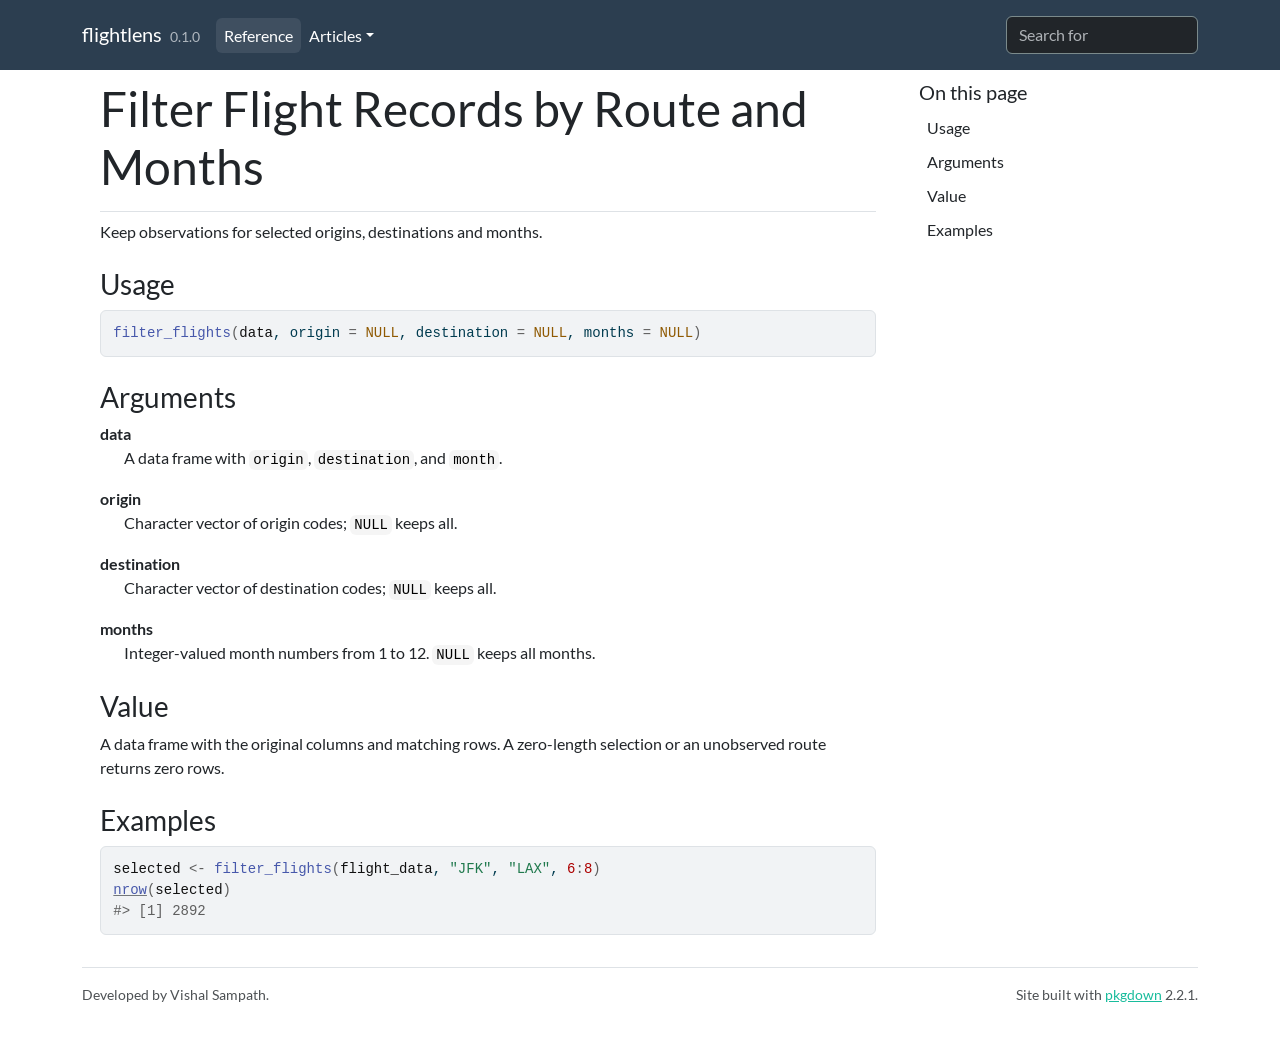
<file: docs/reference/filter_flights.html>
<!DOCTYPE html>
<!-- Generated by pkgdown: do not edit by hand --><html lang="en"><head><meta http-equiv="Content-Type" content="text/html; charset=UTF-8"><meta charset="utf-8"><meta http-equiv="X-UA-Compatible" content="IE=edge"><meta name="viewport" content="width=device-width, initial-scale=1, shrink-to-fit=no"><title>Filter Flight Records by Route and Months — filter_flights • flightlens</title><script src="../deps/jquery-3.6.0/jquery-3.6.0.min.js"></script><meta name="viewport" content="width=device-width, initial-scale=1, shrink-to-fit=no"><link href="../deps/bootstrap-5.3.8/bootstrap.min.css" rel="stylesheet"><script src="../deps/bootstrap-5.3.8/bootstrap.bundle.min.js"></script><link href="../deps/font-awesome-6.5.2/css/all.min.css" rel="stylesheet"><link href="../deps/font-awesome-6.5.2/css/v4-shims.min.css" rel="stylesheet"><script src="../deps/headroom-0.11.0/headroom.min.js"></script><script src="../deps/headroom-0.11.0/jQuery.headroom.min.js"></script><script src="../deps/bootstrap-toc-1.0.1/bootstrap-toc.min.js"></script><script src="../deps/clipboard.js-2.0.11/clipboard.min.js"></script><script src="../deps/search-1.0.0/autocomplete.jquery.min.js"></script><script src="../deps/search-1.0.0/fuse.min.js"></script><script src="../deps/search-1.0.0/mark.min.js"></script><!-- pkgdown --><script src="../pkgdown.js"></script><meta property="og:title" content="Filter Flight Records by Route and Months — filter_flights"><meta name="description" content="Keep observations for selected origins, destinations and months."><meta property="og:description" content="Keep observations for selected origins, destinations and months."></head><body>
    <a href="#main" class="visually-hidden-focusable">Skip to contents</a>


    <nav class="navbar navbar-expand-lg fixed-top bg-primary" data-bs-theme="dark" aria-label="Site navigation"><div class="container">

    <a class="navbar-brand me-2" href="../index.html">flightlens</a>

    <small class="nav-text text-muted me-auto" data-bs-toggle="tooltip" data-bs-placement="bottom" title="">0.1.0</small>


    <button class="navbar-toggler" type="button" data-bs-toggle="collapse" data-bs-target="#navbar" aria-controls="navbar" aria-expanded="false" aria-label="Toggle navigation">
      <span class="navbar-toggler-icon"></span>
    </button>

    <div id="navbar" class="collapse navbar-collapse ms-3">
      <ul class="navbar-nav me-auto"><li class="active nav-item"><a class="nav-link" href="../reference/index.html">Reference</a></li>
<li class="nav-item dropdown">
  <button class="nav-link dropdown-toggle" type="button" id="dropdown-articles" data-bs-toggle="dropdown" aria-expanded="false" aria-haspopup="true">Articles</button>
  <ul class="dropdown-menu" aria-labelledby="dropdown-articles"><li><a class="dropdown-item" href="../articles/getting-started.html">Getting started with FlightLens</a></li>
  </ul></li>
      </ul><ul class="navbar-nav"><li class="nav-item"><form class="form-inline" role="search">
 <input class="form-control" type="search" name="search-input" id="search-input" autocomplete="off" aria-label="Search site" placeholder="Search for" data-search-index="../search.json"></form></li>
      </ul></div>


  </div>
</nav><div class="container template-reference-topic">
<div class="row">
  <main id="main" class="col-md-9"><div class="page-header">

      <h1>Filter Flight Records by Route and Months</h1>

      <div class="d-none name"><code>filter_flights.Rd</code></div>
    </div>

    <div class="ref-description section level2">
    <p>Keep observations for selected origins, destinations and months.</p>
    </div>

    <div class="section level2">
    <h2 id="ref-usage">Usage<a class="anchor" aria-label="anchor" href="#ref-usage"></a></h2>
    <div class="sourceCode"><pre class="sourceCode r"><code><span><span class="fu">filter_flights</span><span class="op">(</span><span class="va">data</span>, origin <span class="op">=</span> <span class="cn">NULL</span>, destination <span class="op">=</span> <span class="cn">NULL</span>, months <span class="op">=</span> <span class="cn">NULL</span><span class="op">)</span></span></code></pre></div>
    </div>

    <div class="section level2">
    <h2 id="arguments">Arguments<a class="anchor" aria-label="anchor" href="#arguments"></a></h2>


<dl><dt id="arg-data">data<a class="anchor" aria-label="anchor" href="#arg-data"></a></dt>
<dd><p>A data frame with <code>origin</code>, <code>destination</code>, and <code>month</code>.</p></dd>


<dt id="arg-origin">origin<a class="anchor" aria-label="anchor" href="#arg-origin"></a></dt>
<dd><p>Character vector of origin codes; <code>NULL</code> keeps all.</p></dd>


<dt id="arg-destination">destination<a class="anchor" aria-label="anchor" href="#arg-destination"></a></dt>
<dd><p>Character vector of destination codes; <code>NULL</code> keeps all.</p></dd>


<dt id="arg-months">months<a class="anchor" aria-label="anchor" href="#arg-months"></a></dt>
<dd><p>Integer-valued month numbers from 1 to 12.
<code>NULL</code> keeps all months.</p></dd>

</dl></div>
    <div class="section level2">
    <h2 id="value">Value<a class="anchor" aria-label="anchor" href="#value"></a></h2>
    <p>A data frame with the original columns and matching rows.
A zero-length selection or an unobserved route returns zero rows.</p>
    </div>

    <div class="section level2">
    <h2 id="ref-examples">Examples<a class="anchor" aria-label="anchor" href="#ref-examples"></a></h2>
    <div class="sourceCode"><pre class="sourceCode r"><code><span class="r-in"><span><span class="va">selected</span> <span class="op">&lt;-</span> <span class="fu">filter_flights</span><span class="op">(</span><span class="va">flight_data</span>, <span class="st">"JFK"</span>, <span class="st">"LAX"</span>, <span class="fl">6</span><span class="op">:</span><span class="fl">8</span><span class="op">)</span></span></span>
<span class="r-in"><span><span class="fu"><a href="https://rdrr.io/r/base/nrow.html" class="external-link">nrow</a></span><span class="op">(</span><span class="va">selected</span><span class="op">)</span></span></span>
<span class="r-out co"><span class="r-pr">#&gt;</span> [1] 2892</span>
</code></pre></div>
    </div>
  </main><aside class="col-md-3"><nav id="toc" aria-label="Table of contents"><h2>On this page</h2>
    </nav></aside></div>


    <footer><div class="pkgdown-footer-left">
  <p>Developed by Vishal Sampath.</p>
</div>

<div class="pkgdown-footer-right">
  <p>Site built with <a href="https://pkgdown.r-lib.org/" class="external-link">pkgdown</a> 2.2.1.</p>
</div>

    </footer></div>





  </body></html>
</file>
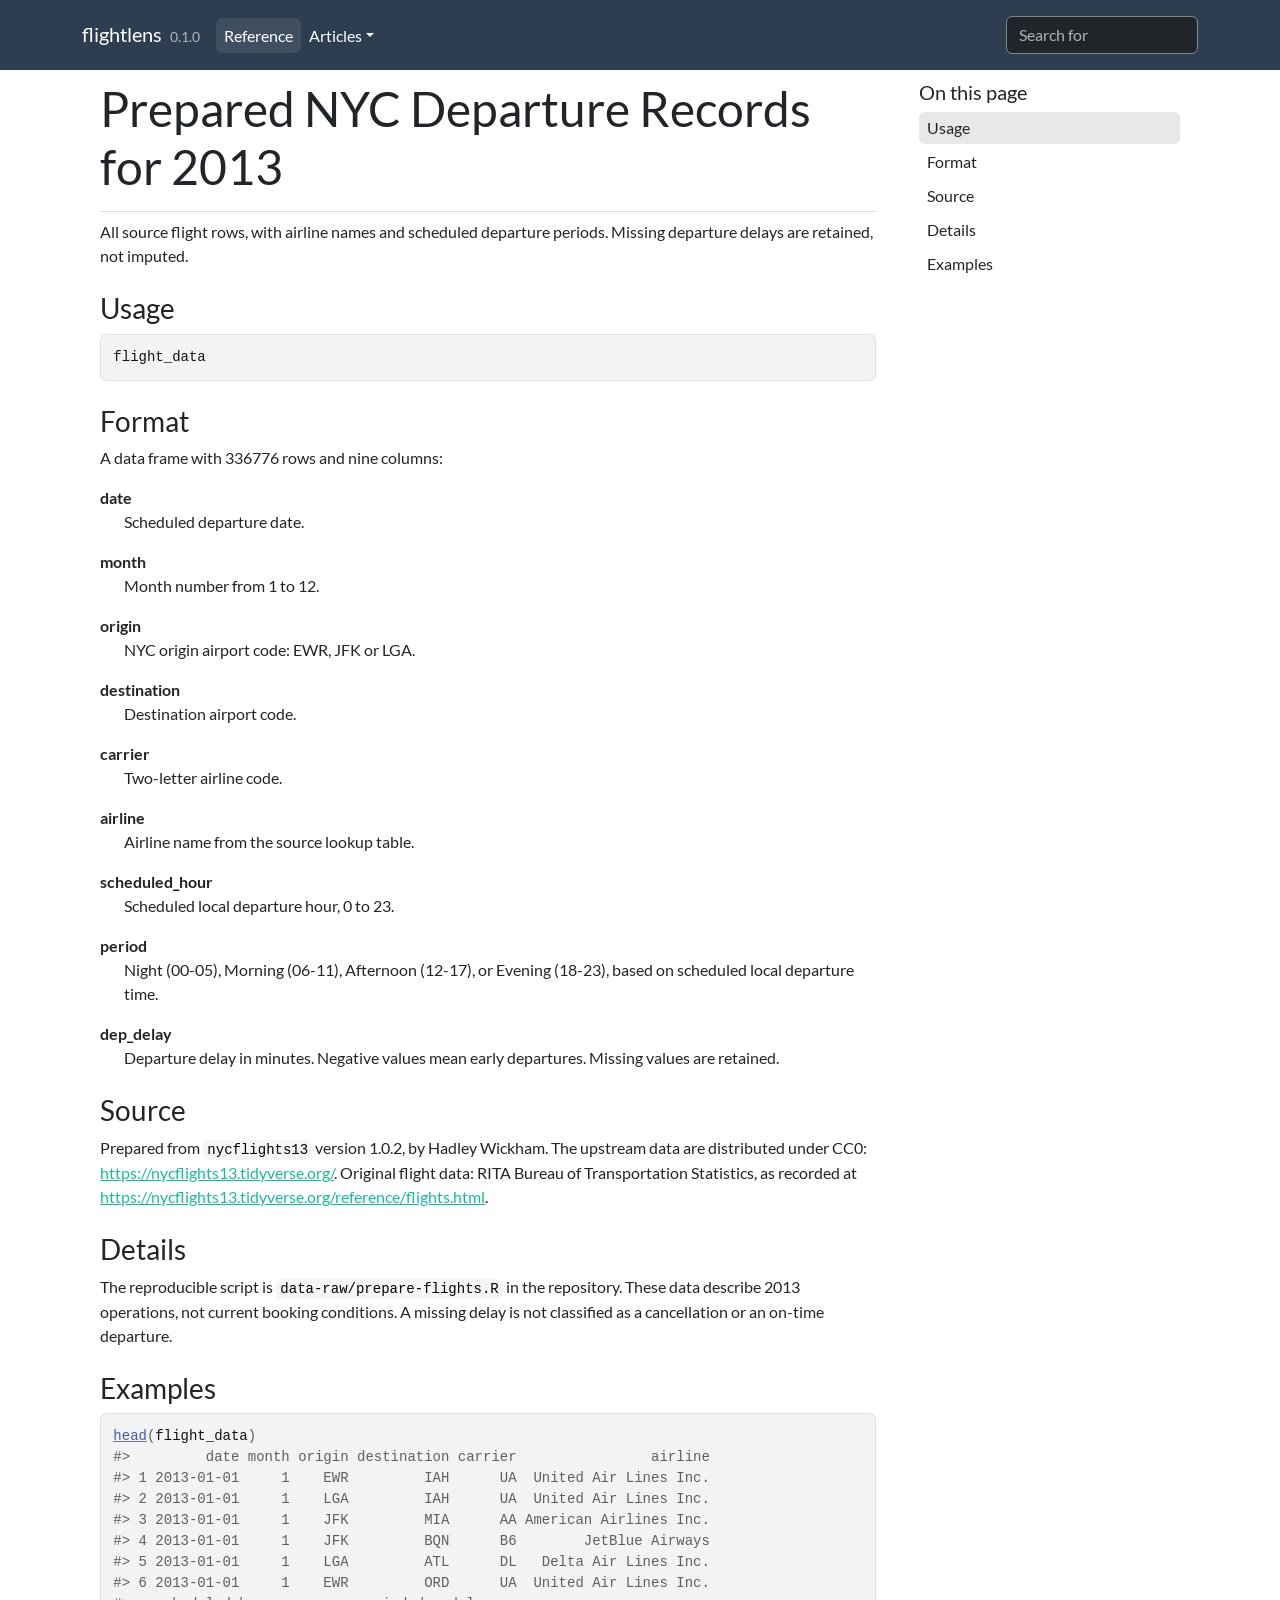
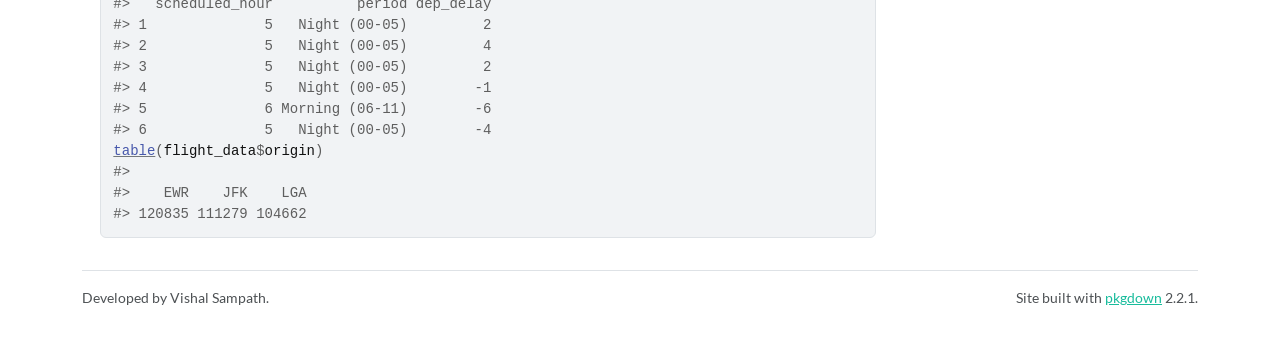
<file: docs/reference/flight_data.html>
<!DOCTYPE html>
<!-- Generated by pkgdown: do not edit by hand --><html lang="en"><head><meta http-equiv="Content-Type" content="text/html; charset=UTF-8"><meta charset="utf-8"><meta http-equiv="X-UA-Compatible" content="IE=edge"><meta name="viewport" content="width=device-width, initial-scale=1, shrink-to-fit=no"><title>Prepared NYC Departure Records for 2013 — flight_data • flightlens</title><script src="../deps/jquery-3.6.0/jquery-3.6.0.min.js"></script><meta name="viewport" content="width=device-width, initial-scale=1, shrink-to-fit=no"><link href="../deps/bootstrap-5.3.8/bootstrap.min.css" rel="stylesheet"><script src="../deps/bootstrap-5.3.8/bootstrap.bundle.min.js"></script><link href="../deps/font-awesome-6.5.2/css/all.min.css" rel="stylesheet"><link href="../deps/font-awesome-6.5.2/css/v4-shims.min.css" rel="stylesheet"><script src="../deps/headroom-0.11.0/headroom.min.js"></script><script src="../deps/headroom-0.11.0/jQuery.headroom.min.js"></script><script src="../deps/bootstrap-toc-1.0.1/bootstrap-toc.min.js"></script><script src="../deps/clipboard.js-2.0.11/clipboard.min.js"></script><script src="../deps/search-1.0.0/autocomplete.jquery.min.js"></script><script src="../deps/search-1.0.0/fuse.min.js"></script><script src="../deps/search-1.0.0/mark.min.js"></script><!-- pkgdown --><script src="../pkgdown.js"></script><meta property="og:title" content="Prepared NYC Departure Records for 2013 — flight_data"><meta name="description" content="All source flight rows, with airline names and scheduled departure periods.
Missing departure delays are retained, not imputed."><meta property="og:description" content="All source flight rows, with airline names and scheduled departure periods.
Missing departure delays are retained, not imputed."></head><body>
    <a href="#main" class="visually-hidden-focusable">Skip to contents</a>


    <nav class="navbar navbar-expand-lg fixed-top bg-primary" data-bs-theme="dark" aria-label="Site navigation"><div class="container">

    <a class="navbar-brand me-2" href="../index.html">flightlens</a>

    <small class="nav-text text-muted me-auto" data-bs-toggle="tooltip" data-bs-placement="bottom" title="">0.1.0</small>


    <button class="navbar-toggler" type="button" data-bs-toggle="collapse" data-bs-target="#navbar" aria-controls="navbar" aria-expanded="false" aria-label="Toggle navigation">
      <span class="navbar-toggler-icon"></span>
    </button>

    <div id="navbar" class="collapse navbar-collapse ms-3">
      <ul class="navbar-nav me-auto"><li class="active nav-item"><a class="nav-link" href="../reference/index.html">Reference</a></li>
<li class="nav-item dropdown">
  <button class="nav-link dropdown-toggle" type="button" id="dropdown-articles" data-bs-toggle="dropdown" aria-expanded="false" aria-haspopup="true">Articles</button>
  <ul class="dropdown-menu" aria-labelledby="dropdown-articles"><li><a class="dropdown-item" href="../articles/getting-started.html">Getting started with FlightLens</a></li>
  </ul></li>
      </ul><ul class="navbar-nav"><li class="nav-item"><form class="form-inline" role="search">
 <input class="form-control" type="search" name="search-input" id="search-input" autocomplete="off" aria-label="Search site" placeholder="Search for" data-search-index="../search.json"></form></li>
      </ul></div>


  </div>
</nav><div class="container template-reference-topic">
<div class="row">
  <main id="main" class="col-md-9"><div class="page-header">

      <h1>Prepared NYC Departure Records for 2013</h1>

      <div class="d-none name"><code>flight_data.Rd</code></div>
    </div>

    <div class="ref-description section level2">
    <p>All source flight rows, with airline names and scheduled departure periods.
Missing departure delays are retained, not imputed.</p>
    </div>

    <div class="section level2">
    <h2 id="ref-usage">Usage<a class="anchor" aria-label="anchor" href="#ref-usage"></a></h2>
    <div class="sourceCode"><pre class="sourceCode r"><code><span><span class="va">flight_data</span></span></code></pre></div>
    </div>

    <div class="section level2">
    <h2 id="format">Format<a class="anchor" aria-label="anchor" href="#format"></a></h2>
    <p>A data frame with 336776 rows and nine columns:</p><dl><dt>date</dt>
<dd><p>Scheduled departure date.</p></dd>

<dt>month</dt>
<dd><p>Month number from 1 to 12.</p></dd>

<dt>origin</dt>
<dd><p>NYC origin airport code: EWR, JFK or LGA.</p></dd>

<dt>destination</dt>
<dd><p>Destination airport code.</p></dd>

<dt>carrier</dt>
<dd><p>Two-letter airline code.</p></dd>

<dt>airline</dt>
<dd><p>Airline name from the source lookup table.</p></dd>

<dt>scheduled_hour</dt>
<dd><p>Scheduled local departure hour, 0 to 23.</p></dd>

<dt>period</dt>
<dd><p>Night (00-05), Morning (06-11), Afternoon (12-17),
or Evening (18-23), based on scheduled local departure time.</p></dd>

<dt>dep_delay</dt>
<dd><p>Departure delay in minutes. Negative values mean early
departures. Missing values are retained.</p></dd>


</dl></div>
    <div class="section level2">
    <h2 id="source">Source<a class="anchor" aria-label="anchor" href="#source"></a></h2>
    <p>Prepared from <code>nycflights13</code> version 1.0.2, by Hadley Wickham.
The upstream data are distributed under CC0:
<a href="https://nycflights13.tidyverse.org/" class="external-link">https://nycflights13.tidyverse.org/</a>.
Original flight data: RITA Bureau of Transportation Statistics,
as recorded at <a href="https://nycflights13.tidyverse.org/reference/flights.html" class="external-link">https://nycflights13.tidyverse.org/reference/flights.html</a>.</p>
    </div>
    <div class="section level2">
    <h2 id="details">Details<a class="anchor" aria-label="anchor" href="#details"></a></h2>
    <p>The reproducible script is <code>data-raw/prepare-flights.R</code> in the repository.
These data describe 2013 operations, not current booking conditions.
A missing delay is not classified as a cancellation or an on-time departure.</p>
    </div>

    <div class="section level2">
    <h2 id="ref-examples">Examples<a class="anchor" aria-label="anchor" href="#ref-examples"></a></h2>
    <div class="sourceCode"><pre class="sourceCode r"><code><span class="r-in"><span><span class="fu"><a href="https://rdrr.io/r/utils/head.html" class="external-link">head</a></span><span class="op">(</span><span class="va">flight_data</span><span class="op">)</span></span></span>
<span class="r-out co"><span class="r-pr">#&gt;</span>         date month origin destination carrier                airline</span>
<span class="r-out co"><span class="r-pr">#&gt;</span> 1 2013-01-01     1    EWR         IAH      UA  United Air Lines Inc.</span>
<span class="r-out co"><span class="r-pr">#&gt;</span> 2 2013-01-01     1    LGA         IAH      UA  United Air Lines Inc.</span>
<span class="r-out co"><span class="r-pr">#&gt;</span> 3 2013-01-01     1    JFK         MIA      AA American Airlines Inc.</span>
<span class="r-out co"><span class="r-pr">#&gt;</span> 4 2013-01-01     1    JFK         BQN      B6        JetBlue Airways</span>
<span class="r-out co"><span class="r-pr">#&gt;</span> 5 2013-01-01     1    LGA         ATL      DL   Delta Air Lines Inc.</span>
<span class="r-out co"><span class="r-pr">#&gt;</span> 6 2013-01-01     1    EWR         ORD      UA  United Air Lines Inc.</span>
<span class="r-out co"><span class="r-pr">#&gt;</span>   scheduled_hour          period dep_delay</span>
<span class="r-out co"><span class="r-pr">#&gt;</span> 1              5   Night (00-05)         2</span>
<span class="r-out co"><span class="r-pr">#&gt;</span> 2              5   Night (00-05)         4</span>
<span class="r-out co"><span class="r-pr">#&gt;</span> 3              5   Night (00-05)         2</span>
<span class="r-out co"><span class="r-pr">#&gt;</span> 4              5   Night (00-05)        -1</span>
<span class="r-out co"><span class="r-pr">#&gt;</span> 5              6 Morning (06-11)        -6</span>
<span class="r-out co"><span class="r-pr">#&gt;</span> 6              5   Night (00-05)        -4</span>
<span class="r-in"><span><span class="fu"><a href="https://rdrr.io/r/base/table.html" class="external-link">table</a></span><span class="op">(</span><span class="va">flight_data</span><span class="op">$</span><span class="va">origin</span><span class="op">)</span></span></span>
<span class="r-out co"><span class="r-pr">#&gt;</span> </span>
<span class="r-out co"><span class="r-pr">#&gt;</span>    EWR    JFK    LGA </span>
<span class="r-out co"><span class="r-pr">#&gt;</span> 120835 111279 104662 </span>
</code></pre></div>
    </div>
  </main><aside class="col-md-3"><nav id="toc" aria-label="Table of contents"><h2>On this page</h2>
    </nav></aside></div>


    <footer><div class="pkgdown-footer-left">
  <p>Developed by Vishal Sampath.</p>
</div>

<div class="pkgdown-footer-right">
  <p>Site built with <a href="https://pkgdown.r-lib.org/" class="external-link">pkgdown</a> 2.2.1.</p>
</div>

    </footer></div>





  </body></html>
</file>
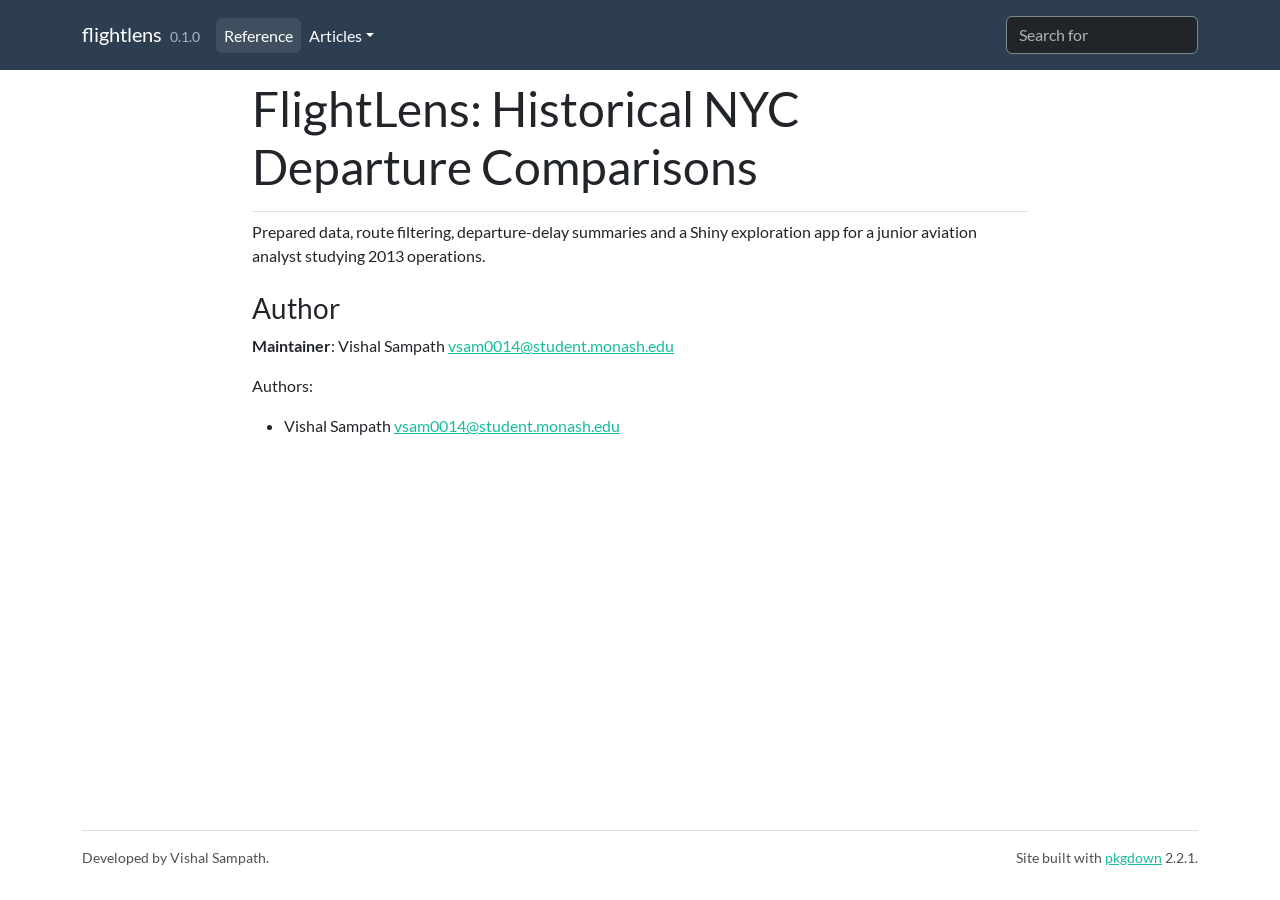
<file: docs/reference/flightlens-package.html>
<!DOCTYPE html>
<!-- Generated by pkgdown: do not edit by hand --><html lang="en"><head><meta http-equiv="Content-Type" content="text/html; charset=UTF-8"><meta charset="utf-8"><meta http-equiv="X-UA-Compatible" content="IE=edge"><meta name="viewport" content="width=device-width, initial-scale=1, shrink-to-fit=no"><title>FlightLens: Historical NYC Departure Comparisons — flightlens-package • flightlens</title><script src="../deps/jquery-3.6.0/jquery-3.6.0.min.js"></script><meta name="viewport" content="width=device-width, initial-scale=1, shrink-to-fit=no"><link href="../deps/bootstrap-5.3.8/bootstrap.min.css" rel="stylesheet"><script src="../deps/bootstrap-5.3.8/bootstrap.bundle.min.js"></script><link href="../deps/font-awesome-6.5.2/css/all.min.css" rel="stylesheet"><link href="../deps/font-awesome-6.5.2/css/v4-shims.min.css" rel="stylesheet"><script src="../deps/headroom-0.11.0/headroom.min.js"></script><script src="../deps/headroom-0.11.0/jQuery.headroom.min.js"></script><script src="../deps/bootstrap-toc-1.0.1/bootstrap-toc.min.js"></script><script src="../deps/clipboard.js-2.0.11/clipboard.min.js"></script><script src="../deps/search-1.0.0/autocomplete.jquery.min.js"></script><script src="../deps/search-1.0.0/fuse.min.js"></script><script src="../deps/search-1.0.0/mark.min.js"></script><!-- pkgdown --><script src="../pkgdown.js"></script><meta property="og:title" content="FlightLens: Historical NYC Departure Comparisons — flightlens-package"><meta name="description" content="Prepared data, route filtering, departure-delay summaries and a Shiny
exploration app for a junior aviation analyst studying 2013 operations."><meta property="og:description" content="Prepared data, route filtering, departure-delay summaries and a Shiny
exploration app for a junior aviation analyst studying 2013 operations."></head><body>
    <a href="#main" class="visually-hidden-focusable">Skip to contents</a>


    <nav class="navbar navbar-expand-lg fixed-top bg-primary" data-bs-theme="dark" aria-label="Site navigation"><div class="container">

    <a class="navbar-brand me-2" href="../index.html">flightlens</a>

    <small class="nav-text text-muted me-auto" data-bs-toggle="tooltip" data-bs-placement="bottom" title="">0.1.0</small>


    <button class="navbar-toggler" type="button" data-bs-toggle="collapse" data-bs-target="#navbar" aria-controls="navbar" aria-expanded="false" aria-label="Toggle navigation">
      <span class="navbar-toggler-icon"></span>
    </button>

    <div id="navbar" class="collapse navbar-collapse ms-3">
      <ul class="navbar-nav me-auto"><li class="active nav-item"><a class="nav-link" href="../reference/index.html">Reference</a></li>
<li class="nav-item dropdown">
  <button class="nav-link dropdown-toggle" type="button" id="dropdown-articles" data-bs-toggle="dropdown" aria-expanded="false" aria-haspopup="true">Articles</button>
  <ul class="dropdown-menu" aria-labelledby="dropdown-articles"><li><a class="dropdown-item" href="../articles/getting-started.html">Getting started with FlightLens</a></li>
  </ul></li>
      </ul><ul class="navbar-nav"><li class="nav-item"><form class="form-inline" role="search">
 <input class="form-control" type="search" name="search-input" id="search-input" autocomplete="off" aria-label="Search site" placeholder="Search for" data-search-index="../search.json"></form></li>
      </ul></div>


  </div>
</nav><div class="container template-reference-topic">
<div class="row">
  <main id="main" class="col-md-9"><div class="page-header">

      <h1>FlightLens: Historical NYC Departure Comparisons</h1>

      <div class="d-none name"><code>flightlens-package.Rd</code></div>
    </div>

    <div class="ref-description section level2">
    <p>Prepared data, route filtering, departure-delay summaries and a Shiny
exploration app for a junior aviation analyst studying 2013 operations.</p>
    </div>


    <div class="section level2">
    <h2 id="author">Author<a class="anchor" aria-label="anchor" href="#author"></a></h2>
    <p><strong>Maintainer</strong>: Vishal Sampath <a href="mailto:vsam0014@student.monash.edu">vsam0014@student.monash.edu</a></p>
<p>Authors:</p><ul><li><p>Vishal Sampath <a href="mailto:vsam0014@student.monash.edu">vsam0014@student.monash.edu</a></p></li>
</ul></div>

  </main></div>


    <footer><div class="pkgdown-footer-left">
  <p>Developed by Vishal Sampath.</p>
</div>

<div class="pkgdown-footer-right">
  <p>Site built with <a href="https://pkgdown.r-lib.org/" class="external-link">pkgdown</a> 2.2.1.</p>
</div>

    </footer></div>





  </body></html>
</file>
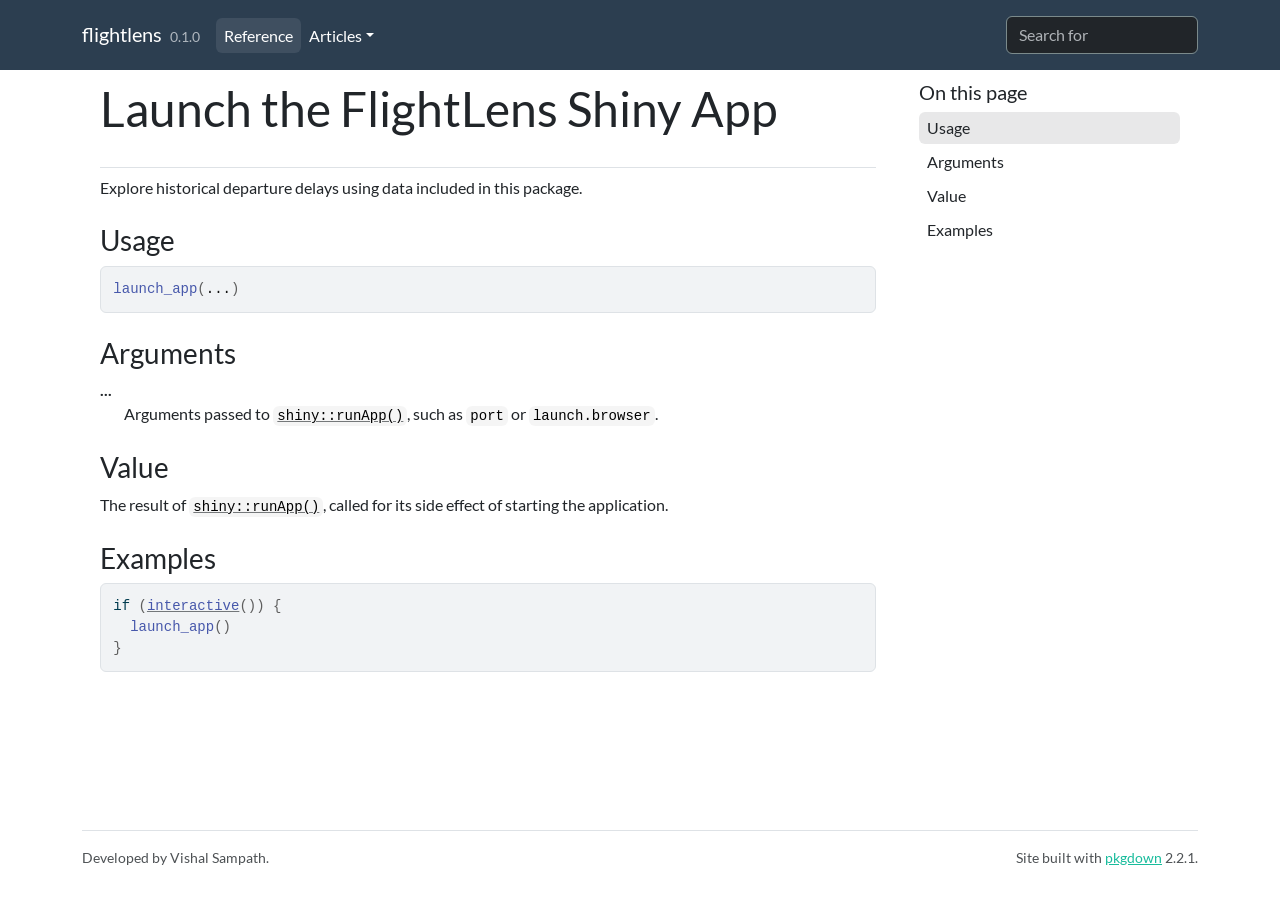
<file: docs/reference/launch_app.html>
<!DOCTYPE html>
<!-- Generated by pkgdown: do not edit by hand --><html lang="en"><head><meta http-equiv="Content-Type" content="text/html; charset=UTF-8"><meta charset="utf-8"><meta http-equiv="X-UA-Compatible" content="IE=edge"><meta name="viewport" content="width=device-width, initial-scale=1, shrink-to-fit=no"><title>Launch the FlightLens Shiny App — launch_app • flightlens</title><script src="../deps/jquery-3.6.0/jquery-3.6.0.min.js"></script><meta name="viewport" content="width=device-width, initial-scale=1, shrink-to-fit=no"><link href="../deps/bootstrap-5.3.8/bootstrap.min.css" rel="stylesheet"><script src="../deps/bootstrap-5.3.8/bootstrap.bundle.min.js"></script><link href="../deps/font-awesome-6.5.2/css/all.min.css" rel="stylesheet"><link href="../deps/font-awesome-6.5.2/css/v4-shims.min.css" rel="stylesheet"><script src="../deps/headroom-0.11.0/headroom.min.js"></script><script src="../deps/headroom-0.11.0/jQuery.headroom.min.js"></script><script src="../deps/bootstrap-toc-1.0.1/bootstrap-toc.min.js"></script><script src="../deps/clipboard.js-2.0.11/clipboard.min.js"></script><script src="../deps/search-1.0.0/autocomplete.jquery.min.js"></script><script src="../deps/search-1.0.0/fuse.min.js"></script><script src="../deps/search-1.0.0/mark.min.js"></script><!-- pkgdown --><script src="../pkgdown.js"></script><meta property="og:title" content="Launch the FlightLens Shiny App — launch_app"><meta name="description" content="Explore historical departure delays using data included in this package."><meta property="og:description" content="Explore historical departure delays using data included in this package."></head><body>
    <a href="#main" class="visually-hidden-focusable">Skip to contents</a>


    <nav class="navbar navbar-expand-lg fixed-top bg-primary" data-bs-theme="dark" aria-label="Site navigation"><div class="container">

    <a class="navbar-brand me-2" href="../index.html">flightlens</a>

    <small class="nav-text text-muted me-auto" data-bs-toggle="tooltip" data-bs-placement="bottom" title="">0.1.0</small>


    <button class="navbar-toggler" type="button" data-bs-toggle="collapse" data-bs-target="#navbar" aria-controls="navbar" aria-expanded="false" aria-label="Toggle navigation">
      <span class="navbar-toggler-icon"></span>
    </button>

    <div id="navbar" class="collapse navbar-collapse ms-3">
      <ul class="navbar-nav me-auto"><li class="active nav-item"><a class="nav-link" href="../reference/index.html">Reference</a></li>
<li class="nav-item dropdown">
  <button class="nav-link dropdown-toggle" type="button" id="dropdown-articles" data-bs-toggle="dropdown" aria-expanded="false" aria-haspopup="true">Articles</button>
  <ul class="dropdown-menu" aria-labelledby="dropdown-articles"><li><a class="dropdown-item" href="../articles/getting-started.html">Getting started with FlightLens</a></li>
  </ul></li>
      </ul><ul class="navbar-nav"><li class="nav-item"><form class="form-inline" role="search">
 <input class="form-control" type="search" name="search-input" id="search-input" autocomplete="off" aria-label="Search site" placeholder="Search for" data-search-index="../search.json"></form></li>
      </ul></div>


  </div>
</nav><div class="container template-reference-topic">
<div class="row">
  <main id="main" class="col-md-9"><div class="page-header">

      <h1>Launch the FlightLens Shiny App</h1>

      <div class="d-none name"><code>launch_app.Rd</code></div>
    </div>

    <div class="ref-description section level2">
    <p>Explore historical departure delays using data included in this package.</p>
    </div>

    <div class="section level2">
    <h2 id="ref-usage">Usage<a class="anchor" aria-label="anchor" href="#ref-usage"></a></h2>
    <div class="sourceCode"><pre class="sourceCode r"><code><span><span class="fu">launch_app</span><span class="op">(</span><span class="va">...</span><span class="op">)</span></span></code></pre></div>
    </div>

    <div class="section level2">
    <h2 id="arguments">Arguments<a class="anchor" aria-label="anchor" href="#arguments"></a></h2>


<dl><dt id="arg--">...<a class="anchor" aria-label="anchor" href="#arg--"></a></dt>
<dd><p>Arguments passed to <code><a href="https://rdrr.io/pkg/shiny/man/runApp.html" class="external-link">shiny::runApp()</a></code>, such as <code>port</code>
or <code>launch.browser</code>.</p></dd>

</dl></div>
    <div class="section level2">
    <h2 id="value">Value<a class="anchor" aria-label="anchor" href="#value"></a></h2>
    <p>The result of <code><a href="https://rdrr.io/pkg/shiny/man/runApp.html" class="external-link">shiny::runApp()</a></code>, called for its side effect
of starting the application.</p>
    </div>

    <div class="section level2">
    <h2 id="ref-examples">Examples<a class="anchor" aria-label="anchor" href="#ref-examples"></a></h2>
    <div class="sourceCode"><pre class="sourceCode r"><code><span class="r-in"><span><span class="kw">if</span> <span class="op">(</span><span class="fu"><a href="https://rdrr.io/r/base/interactive.html" class="external-link">interactive</a></span><span class="op">(</span><span class="op">)</span><span class="op">)</span> <span class="op">{</span></span></span>
<span class="r-in"><span>  <span class="fu">launch_app</span><span class="op">(</span><span class="op">)</span></span></span>
<span class="r-in"><span><span class="op">}</span></span></span>
</code></pre></div>
    </div>
  </main><aside class="col-md-3"><nav id="toc" aria-label="Table of contents"><h2>On this page</h2>
    </nav></aside></div>


    <footer><div class="pkgdown-footer-left">
  <p>Developed by Vishal Sampath.</p>
</div>

<div class="pkgdown-footer-right">
  <p>Site built with <a href="https://pkgdown.r-lib.org/" class="external-link">pkgdown</a> 2.2.1.</p>
</div>

    </footer></div>





  </body></html>
</file>
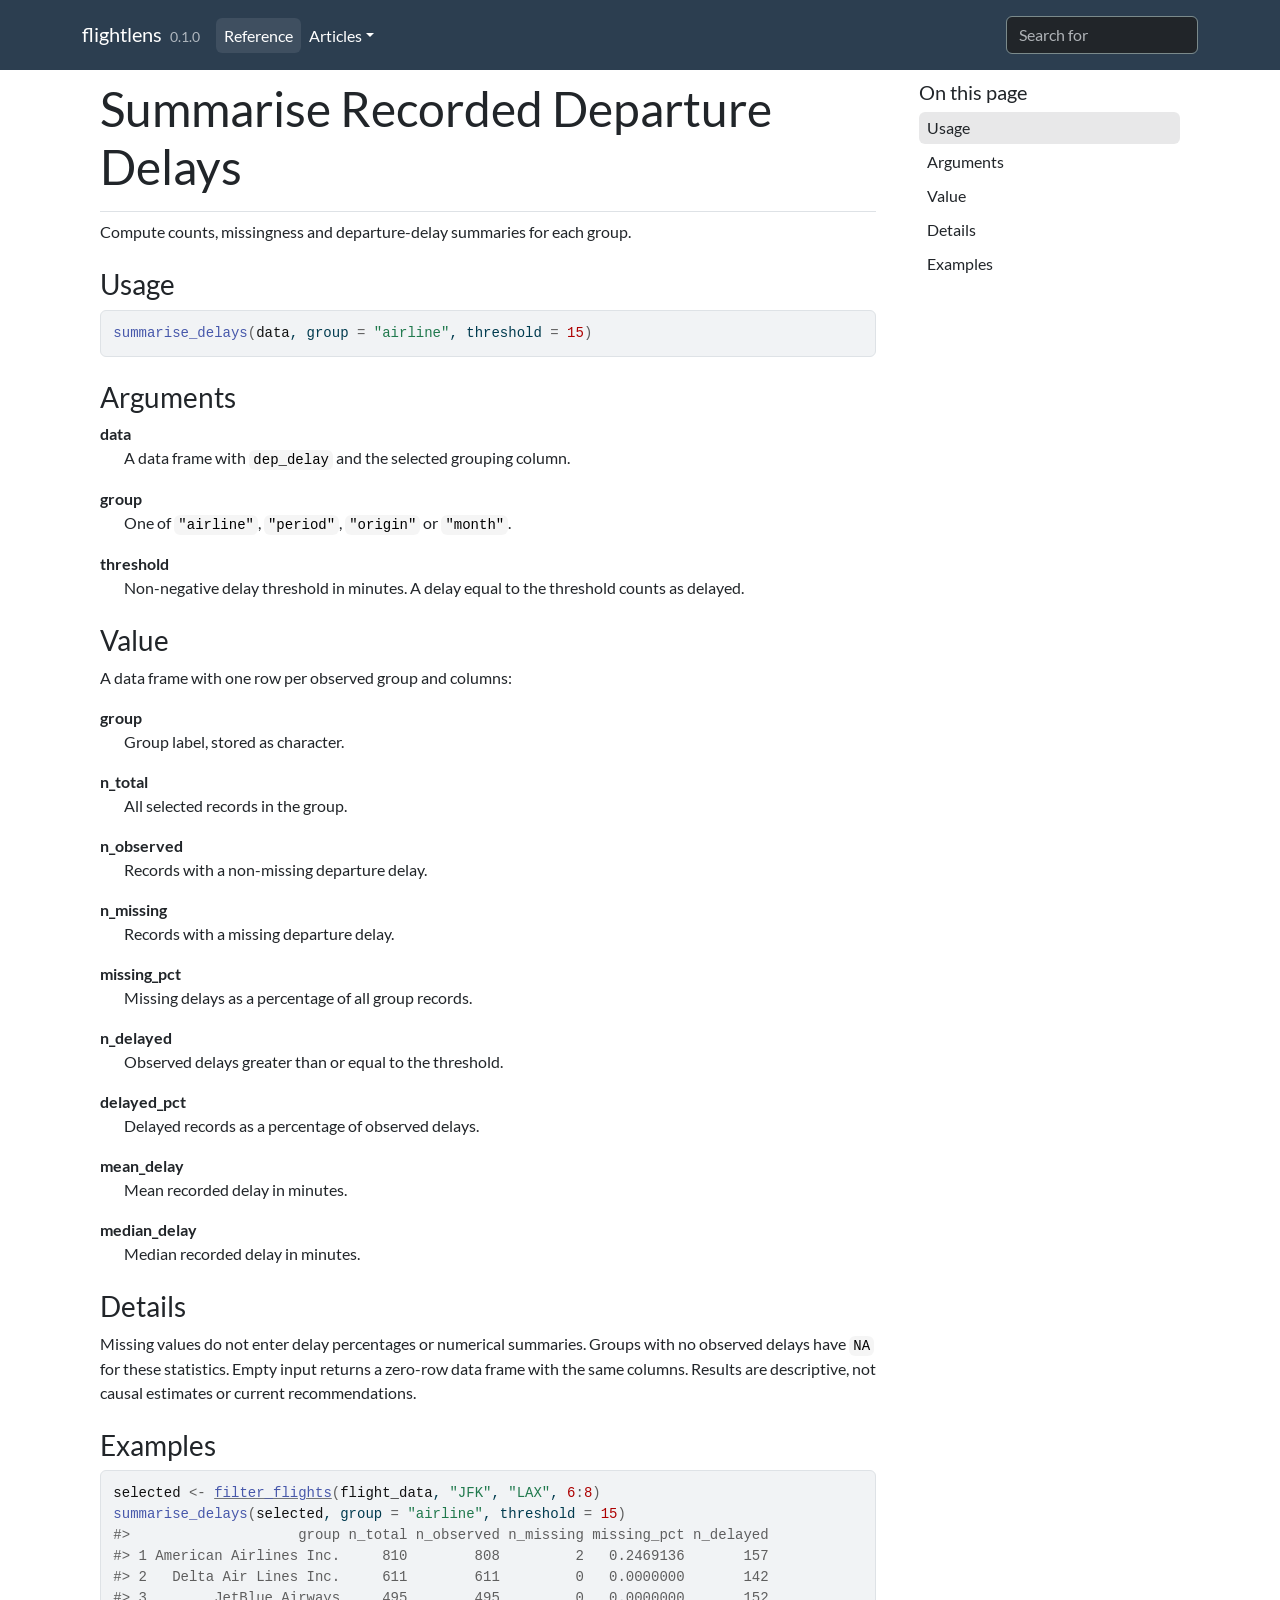
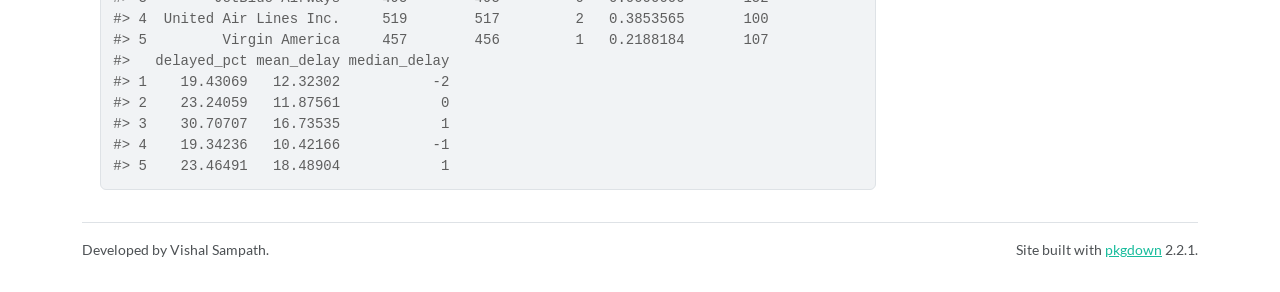
<file: docs/reference/summarise_delays.html>
<!DOCTYPE html>
<!-- Generated by pkgdown: do not edit by hand --><html lang="en"><head><meta http-equiv="Content-Type" content="text/html; charset=UTF-8"><meta charset="utf-8"><meta http-equiv="X-UA-Compatible" content="IE=edge"><meta name="viewport" content="width=device-width, initial-scale=1, shrink-to-fit=no"><title>Summarise Recorded Departure Delays — summarise_delays • flightlens</title><script src="../deps/jquery-3.6.0/jquery-3.6.0.min.js"></script><meta name="viewport" content="width=device-width, initial-scale=1, shrink-to-fit=no"><link href="../deps/bootstrap-5.3.8/bootstrap.min.css" rel="stylesheet"><script src="../deps/bootstrap-5.3.8/bootstrap.bundle.min.js"></script><link href="../deps/font-awesome-6.5.2/css/all.min.css" rel="stylesheet"><link href="../deps/font-awesome-6.5.2/css/v4-shims.min.css" rel="stylesheet"><script src="../deps/headroom-0.11.0/headroom.min.js"></script><script src="../deps/headroom-0.11.0/jQuery.headroom.min.js"></script><script src="../deps/bootstrap-toc-1.0.1/bootstrap-toc.min.js"></script><script src="../deps/clipboard.js-2.0.11/clipboard.min.js"></script><script src="../deps/search-1.0.0/autocomplete.jquery.min.js"></script><script src="../deps/search-1.0.0/fuse.min.js"></script><script src="../deps/search-1.0.0/mark.min.js"></script><!-- pkgdown --><script src="../pkgdown.js"></script><meta property="og:title" content="Summarise Recorded Departure Delays — summarise_delays"><meta name="description" content="Compute counts, missingness and departure-delay summaries for each group."><meta property="og:description" content="Compute counts, missingness and departure-delay summaries for each group."></head><body>
    <a href="#main" class="visually-hidden-focusable">Skip to contents</a>


    <nav class="navbar navbar-expand-lg fixed-top bg-primary" data-bs-theme="dark" aria-label="Site navigation"><div class="container">

    <a class="navbar-brand me-2" href="../index.html">flightlens</a>

    <small class="nav-text text-muted me-auto" data-bs-toggle="tooltip" data-bs-placement="bottom" title="">0.1.0</small>


    <button class="navbar-toggler" type="button" data-bs-toggle="collapse" data-bs-target="#navbar" aria-controls="navbar" aria-expanded="false" aria-label="Toggle navigation">
      <span class="navbar-toggler-icon"></span>
    </button>

    <div id="navbar" class="collapse navbar-collapse ms-3">
      <ul class="navbar-nav me-auto"><li class="active nav-item"><a class="nav-link" href="../reference/index.html">Reference</a></li>
<li class="nav-item dropdown">
  <button class="nav-link dropdown-toggle" type="button" id="dropdown-articles" data-bs-toggle="dropdown" aria-expanded="false" aria-haspopup="true">Articles</button>
  <ul class="dropdown-menu" aria-labelledby="dropdown-articles"><li><a class="dropdown-item" href="../articles/getting-started.html">Getting started with FlightLens</a></li>
  </ul></li>
      </ul><ul class="navbar-nav"><li class="nav-item"><form class="form-inline" role="search">
 <input class="form-control" type="search" name="search-input" id="search-input" autocomplete="off" aria-label="Search site" placeholder="Search for" data-search-index="../search.json"></form></li>
      </ul></div>


  </div>
</nav><div class="container template-reference-topic">
<div class="row">
  <main id="main" class="col-md-9"><div class="page-header">

      <h1>Summarise Recorded Departure Delays</h1>

      <div class="d-none name"><code>summarise_delays.Rd</code></div>
    </div>

    <div class="ref-description section level2">
    <p>Compute counts, missingness and departure-delay summaries for each group.</p>
    </div>

    <div class="section level2">
    <h2 id="ref-usage">Usage<a class="anchor" aria-label="anchor" href="#ref-usage"></a></h2>
    <div class="sourceCode"><pre class="sourceCode r"><code><span><span class="fu">summarise_delays</span><span class="op">(</span><span class="va">data</span>, group <span class="op">=</span> <span class="st">"airline"</span>, threshold <span class="op">=</span> <span class="fl">15</span><span class="op">)</span></span></code></pre></div>
    </div>

    <div class="section level2">
    <h2 id="arguments">Arguments<a class="anchor" aria-label="anchor" href="#arguments"></a></h2>


<dl><dt id="arg-data">data<a class="anchor" aria-label="anchor" href="#arg-data"></a></dt>
<dd><p>A data frame with <code>dep_delay</code> and the selected grouping column.</p></dd>


<dt id="arg-group">group<a class="anchor" aria-label="anchor" href="#arg-group"></a></dt>
<dd><p>One of <code>"airline"</code>, <code>"period"</code>, <code>"origin"</code> or <code>"month"</code>.</p></dd>


<dt id="arg-threshold">threshold<a class="anchor" aria-label="anchor" href="#arg-threshold"></a></dt>
<dd><p>Non-negative delay threshold in minutes. A delay equal
to the threshold counts as delayed.</p></dd>

</dl></div>
    <div class="section level2">
    <h2 id="value">Value<a class="anchor" aria-label="anchor" href="#value"></a></h2>
    <p>A data frame with one row per observed group and columns:</p><dl><dt>group</dt>
<dd><p>Group label, stored as character.</p></dd>

<dt>n_total</dt>
<dd><p>All selected records in the group.</p></dd>

<dt>n_observed</dt>
<dd><p>Records with a non-missing departure delay.</p></dd>

<dt>n_missing</dt>
<dd><p>Records with a missing departure delay.</p></dd>

<dt>missing_pct</dt>
<dd><p>Missing delays as a percentage of all group records.</p></dd>

<dt>n_delayed</dt>
<dd><p>Observed delays greater than or equal to the threshold.</p></dd>

<dt>delayed_pct</dt>
<dd><p>Delayed records as a percentage of observed delays.</p></dd>

<dt>mean_delay</dt>
<dd><p>Mean recorded delay in minutes.</p></dd>

<dt>median_delay</dt>
<dd><p>Median recorded delay in minutes.</p></dd>


</dl></div>
    <div class="section level2">
    <h2 id="details">Details<a class="anchor" aria-label="anchor" href="#details"></a></h2>
    <p>Missing values do not enter delay percentages or numerical summaries.
Groups with no observed delays have <code>NA</code> for these statistics.
Empty input returns a zero-row data frame with the same columns.
Results are descriptive, not causal estimates or current recommendations.</p>
    </div>

    <div class="section level2">
    <h2 id="ref-examples">Examples<a class="anchor" aria-label="anchor" href="#ref-examples"></a></h2>
    <div class="sourceCode"><pre class="sourceCode r"><code><span class="r-in"><span><span class="va">selected</span> <span class="op">&lt;-</span> <span class="fu"><a href="filter_flights.html">filter_flights</a></span><span class="op">(</span><span class="va">flight_data</span>, <span class="st">"JFK"</span>, <span class="st">"LAX"</span>, <span class="fl">6</span><span class="op">:</span><span class="fl">8</span><span class="op">)</span></span></span>
<span class="r-in"><span><span class="fu">summarise_delays</span><span class="op">(</span><span class="va">selected</span>, group <span class="op">=</span> <span class="st">"airline"</span>, threshold <span class="op">=</span> <span class="fl">15</span><span class="op">)</span></span></span>
<span class="r-out co"><span class="r-pr">#&gt;</span>                    group n_total n_observed n_missing missing_pct n_delayed</span>
<span class="r-out co"><span class="r-pr">#&gt;</span> 1 American Airlines Inc.     810        808         2   0.2469136       157</span>
<span class="r-out co"><span class="r-pr">#&gt;</span> 2   Delta Air Lines Inc.     611        611         0   0.0000000       142</span>
<span class="r-out co"><span class="r-pr">#&gt;</span> 3        JetBlue Airways     495        495         0   0.0000000       152</span>
<span class="r-out co"><span class="r-pr">#&gt;</span> 4  United Air Lines Inc.     519        517         2   0.3853565       100</span>
<span class="r-out co"><span class="r-pr">#&gt;</span> 5         Virgin America     457        456         1   0.2188184       107</span>
<span class="r-out co"><span class="r-pr">#&gt;</span>   delayed_pct mean_delay median_delay</span>
<span class="r-out co"><span class="r-pr">#&gt;</span> 1    19.43069   12.32302           -2</span>
<span class="r-out co"><span class="r-pr">#&gt;</span> 2    23.24059   11.87561            0</span>
<span class="r-out co"><span class="r-pr">#&gt;</span> 3    30.70707   16.73535            1</span>
<span class="r-out co"><span class="r-pr">#&gt;</span> 4    19.34236   10.42166           -1</span>
<span class="r-out co"><span class="r-pr">#&gt;</span> 5    23.46491   18.48904            1</span>
</code></pre></div>
    </div>
  </main><aside class="col-md-3"><nav id="toc" aria-label="Table of contents"><h2>On this page</h2>
    </nav></aside></div>


    <footer><div class="pkgdown-footer-left">
  <p>Developed by Vishal Sampath.</p>
</div>

<div class="pkgdown-footer-right">
  <p>Site built with <a href="https://pkgdown.r-lib.org/" class="external-link">pkgdown</a> 2.2.1.</p>
</div>

    </footer></div>





  </body></html>
</file>
<file: docs/deps/font-awesome-6.5.2/css/v4-shims.min.css>
/*!
 * Font Awesome Free 6.5.2 by @fontawesome - https://fontawesome.com
 * License - https://fontawesome.com/license/free (Icons: CC BY 4.0, Fonts: SIL OFL 1.1, Code: MIT License)
 * Copyright 2024 Fonticons, Inc.
 */
.fa.fa-glass:before{content:"\f000"}.fa.fa-envelope-o{font-family:"Font Awesome 6 Free";font-weight:400}.fa.fa-envelope-o:before{content:"\f0e0"}.fa.fa-star-o{font-family:"Font Awesome 6 Free";font-weight:400}.fa.fa-star-o:before{content:"\f005"}.fa.fa-close:before,.fa.fa-remove:before{content:"\f00d"}.fa.fa-gear:before{content:"\f013"}.fa.fa-trash-o{font-family:"Font Awesome 6 Free";font-weight:400}.fa.fa-trash-o:before{content:"\f2ed"}.fa.fa-home:before{content:"\f015"}.fa.fa-file-o{font-family:"Font Awesome 6 Free";font-weight:400}.fa.fa-file-o:before{content:"\f15b"}.fa.fa-clock-o{font-family:"Font Awesome 6 Free";font-weight:400}.fa.fa-clock-o:before{content:"\f017"}.fa.fa-arrow-circle-o-down{font-family:"Font Awesome 6 Free";font-weight:400}.fa.fa-arrow-circle-o-down:before{content:"\f358"}.fa.fa-arrow-circle-o-up{font-family:"Font Awesome 6 Free";font-weight:400}.fa.fa-arrow-circle-o-up:before{content:"\f35b"}.fa.fa-play-circle-o{font-family:"Font Awesome 6 Free";font-weight:400}.fa.fa-play-circle-o:before{content:"\f144"}.fa.fa-repeat:before,.fa.fa-rotate-right:before{content:"\f01e"}.fa.fa-refresh:before{content:"\f021"}.fa.fa-list-alt{font-family:"Font Awesome 6 Free";font-weight:400}.fa.fa-list-alt:before{content:"\f022"}.fa.fa-dedent:before{content:"\f03b"}.fa.fa-video-camera:before{content:"\f03d"}.fa.fa-picture-o{font-family:"Font Awesome 6 Free";font-weight:400}.fa.fa-picture-o:before{content:"\f03e"}.fa.fa-photo{font-family:"Font Awesome 6 Free";font-weight:400}.fa.fa-photo:before{content:"\f03e"}.fa.fa-image{font-family:"Font Awesome 6 Free";font-weight:400}.fa.fa-image:before{content:"\f03e"}.fa.fa-map-marker:before{content:"\f3c5"}.fa.fa-pencil-square-o{font-family:"Font Awesome 6 Free";font-weight:400}.fa.fa-pencil-square-o:before{content:"\f044"}.fa.fa-edit{font-family:"Font Awesome 6 Free";font-weight:400}.fa.fa-edit:before{content:"\f044"}.fa.fa-share-square-o:before{content:"\f14d"}.fa.fa-check-square-o{font-family:"Font Awesome 6 Free";font-weight:400}.fa.fa-check-square-o:before{content:"\f14a"}.fa.fa-arrows:before{content:"\f0b2"}.fa.fa-times-circle-o{font-family:"Font Awesome 6 Free";font-weight:400}.fa.fa-times-circle-o:before{content:"\f057"}.fa.fa-check-circle-o{font-family:"Font Awesome 6 Free";font-weight:400}.fa.fa-check-circle-o:before{content:"\f058"}.fa.fa-mail-forward:before{content:"\f064"}.fa.fa-expand:before{content:"\f424"}.fa.fa-compress:before{content:"\f422"}.fa.fa-eye,.fa.fa-eye-slash{font-family:"Font Awesome 6 Free";font-weight:400}.fa.fa-warning:before{content:"\f071"}.fa.fa-calendar:before{content:"\f073"}.fa.fa-arrows-v:before{content:"\f338"}.fa.fa-arrows-h:before{content:"\f337"}.fa.fa-bar-chart-o:before,.fa.fa-bar-chart:before{content:"\e0e3"}.fa.fa-twitter-square{font-family:"Font Awesome 6 Brands";font-weight:400}.fa.fa-twitter-square:before{content:"\f081"}.fa.fa-facebook-square{font-family:"Font Awesome 6 Brands";font-weight:400}.fa.fa-facebook-square:before{content:"\f082"}.fa.fa-gears:before{content:"\f085"}.fa.fa-thumbs-o-up{font-family:"Font Awesome 6 Free";font-weight:400}.fa.fa-thumbs-o-up:before{content:"\f164"}.fa.fa-thumbs-o-down{font-family:"Font Awesome 6 Free";font-weight:400}.fa.fa-thumbs-o-down:before{content:"\f165"}.fa.fa-heart-o{font-family:"Font Awesome 6 Free";font-weight:400}.fa.fa-heart-o:before{content:"\f004"}.fa.fa-sign-out:before{content:"\f2f5"}.fa.fa-linkedin-square{font-family:"Font Awesome 6 Brands";font-weight:400}.fa.fa-linkedin-square:before{content:"\f08c"}.fa.fa-thumb-tack:before{content:"\f08d"}.fa.fa-external-link:before{content:"\f35d"}.fa.fa-sign-in:before{content:"\f2f6"}.fa.fa-github-square{font-family:"Font Awesome 6 Brands";font-weight:400}.fa.fa-github-square:before{content:"\f092"}.fa.fa-lemon-o{font-family:"Font Awesome 6 Free";font-weight:400}.fa.fa-lemon-o:before{content:"\f094"}.fa.fa-square-o{font-family:"Font Awesome 6 Free";font-weight:400}.fa.fa-square-o:before{content:"\f0c8"}.fa.fa-bookmark-o{font-family:"Font Awesome 6 Free";font-weight:400}.fa.fa-bookmark-o:before{content:"\f02e"}.fa.fa-facebook,.fa.fa-twitter{font-family:"Font Awesome 6 Brands";font-weight:400}.fa.fa-facebook:before{content:"\f39e"}.fa.fa-facebook-f{font-family:"Font Awesome 6 Brands";font-weight:400}.fa.fa-facebook-f:before{content:"\f39e"}.fa.fa-github{font-family:"Font Awesome 6 Brands";font-weight:400}.fa.fa-credit-card{font-family:"Font Awesome 6 Free";font-weight:400}.fa.fa-feed:before{content:"\f09e"}.fa.fa-hdd-o{font-family:"Font Awesome 6 Free";font-weight:400}.fa.fa-hdd-o:before{content:"\f0a0"}.fa.fa-hand-o-right{font-family:"Font Awesome 6 Free";font-weight:400}.fa.fa-hand-o-right:before{content:"\f0a4"}.fa.fa-hand-o-left{font-family:"Font Awesome 6 Free";font-weight:400}.fa.fa-hand-o-left:before{content:"\f0a5"}.fa.fa-hand-o-up{font-family:"Font Awesome 6 Free";font-weight:400}.fa.fa-hand-o-up:before{content:"\f0a6"}.fa.fa-hand-o-down{font-family:"Font Awesome 6 Free";font-weight:400}.fa.fa-hand-o-down:before{content:"\f0a7"}.fa.fa-globe:before{content:"\f57d"}.fa.fa-tasks:before{content:"\f828"}.fa.fa-arrows-alt:before{content:"\f31e"}.fa.fa-group:before{content:"\f0c0"}.fa.fa-chain:before{content:"\f0c1"}.fa.fa-cut:before{content:"\f0c4"}.fa.fa-files-o{font-family:"Font Awesome 6 Free";font-weight:400}.fa.fa-files-o:before{content:"\f0c5"}.fa.fa-floppy-o{font-family:"Font Awesome 6 Free";font-weight:400}.fa.fa-floppy-o:before{content:"\f0c7"}.fa.fa-save{font-family:"Font Awesome 6 Free";font-weight:400}.fa.fa-save:before{content:"\f0c7"}.fa.fa-navicon:before,.fa.fa-reorder:before{content:"\f0c9"}.fa.fa-magic:before{content:"\e2ca"}.fa.fa-pinterest,.fa.fa-pinterest-square{font-family:"Font Awesome 6 Brands";font-weight:400}.fa.fa-pinterest-square:before{content:"\f0d3"}.fa.fa-google-plus-square{font-family:"Font Awesome 6 Brands";font-weight:400}.fa.fa-google-plus-square:before{content:"\f0d4"}.fa.fa-google-plus{font-family:"Font Awesome 6 Brands";font-weight:400}.fa.fa-google-plus:before{content:"\f0d5"}.fa.fa-money:before{content:"\f3d1"}.fa.fa-unsorted:before{content:"\f0dc"}.fa.fa-sort-desc:before{content:"\f0dd"}.fa.fa-sort-asc:before{content:"\f0de"}.fa.fa-linkedin{font-family:"Font Awesome 6 Brands";font-weight:400}.fa.fa-linkedin:before{content:"\f0e1"}.fa.fa-rotate-left:before{content:"\f0e2"}.fa.fa-legal:before{content:"\f0e3"}.fa.fa-dashboard:before,.fa.fa-tachometer:before{content:"\f625"}.fa.fa-comment-o{font-family:"Font Awesome 6 Free";font-weight:400}.fa.fa-comment-o:before{content:"\f075"}.fa.fa-comments-o{font-family:"Font Awesome 6 Free";font-weight:400}.fa.fa-comments-o:before{content:"\f086"}.fa.fa-flash:before{content:"\f0e7"}.fa.fa-clipboard:before{content:"\f0ea"}.fa.fa-lightbulb-o{font-family:"Font Awesome 6 Free";font-weight:400}.fa.fa-lightbulb-o:before{content:"\f0eb"}.fa.fa-exchange:before{content:"\f362"}.fa.fa-cloud-download:before{content:"\f0ed"}.fa.fa-cloud-upload:before{content:"\f0ee"}.fa.fa-bell-o{font-family:"Font Awesome 6 Free";font-weight:400}.fa.fa-bell-o:before{content:"\f0f3"}.fa.fa-cutlery:before{content:"\f2e7"}.fa.fa-file-text-o{font-family:"Font Awesome 6 Free";font-weight:400}.fa.fa-file-text-o:before{content:"\f15c"}.fa.fa-building-o{font-family:"Font Awesome 6 Free";font-weight:400}.fa.fa-building-o:before{content:"\f1ad"}.fa.fa-hospital-o{font-family:"Font Awesome 6 Free";font-weight:400}.fa.fa-hospital-o:before{content:"\f0f8"}.fa.fa-tablet:before{content:"\f3fa"}.fa.fa-mobile-phone:before,.fa.fa-mobile:before{content:"\f3cd"}.fa.fa-circle-o{font-family:"Font Awesome 6 Free";font-weight:400}.fa.fa-circle-o:before{content:"\f111"}.fa.fa-mail-reply:before{content:"\f3e5"}.fa.fa-github-alt{font-family:"Font Awesome 6 Brands";font-weight:400}.fa.fa-folder-o{font-family:"Font Awesome 6 Free";font-weight:400}.fa.fa-folder-o:before{content:"\f07b"}.fa.fa-folder-open-o{font-family:"Font Awesome 6 Free";font-weight:400}.fa.fa-folder-open-o:before{content:"\f07c"}.fa.fa-smile-o{font-family:"Font Awesome 6 Free";font-weight:400}.fa.fa-smile-o:before{content:"\f118"}.fa.fa-frown-o{font-family:"Font Awesome 6 Free";font-weight:400}.fa.fa-frown-o:before{content:"\f119"}.fa.fa-meh-o{font-family:"Font Awesome 6 Free";font-weight:400}.fa.fa-meh-o:before{content:"\f11a"}.fa.fa-keyboard-o{font-family:"Font Awesome 6 Free";font-weight:400}.fa.fa-keyboard-o:before{content:"\f11c"}.fa.fa-flag-o{font-family:"Font Awesome 6 Free";font-weight:400}.fa.fa-flag-o:before{content:"\f024"}.fa.fa-mail-reply-all:before{content:"\f122"}.fa.fa-star-half-o{font-family:"Font Awesome 6 Free";font-weight:400}.fa.fa-star-half-o:before{content:"\f5c0"}.fa.fa-star-half-empty{font-family:"Font Awesome 6 Free";font-weight:400}.fa.fa-star-half-empty:before{content:"\f5c0"}.fa.fa-star-half-full{font-family:"Font Awesome 6 Free";font-weight:400}.fa.fa-star-half-full:before{content:"\f5c0"}.fa.fa-code-fork:before{content:"\f126"}.fa.fa-chain-broken:before,.fa.fa-unlink:before{content:"\f127"}.fa.fa-calendar-o{font-family:"Font Awesome 6 Free";font-weight:400}.fa.fa-calendar-o:before{content:"\f133"}.fa.fa-css3,.fa.fa-html5,.fa.fa-maxcdn{font-family:"Font Awesome 6 Brands";font-weight:400}.fa.fa-unlock-alt:before{content:"\f09c"}.fa.fa-minus-square-o{font-family:"Font Awesome 6 Free";font-weight:400}.fa.fa-minus-square-o:before{content:"\f146"}.fa.fa-level-up:before{content:"\f3bf"}.fa.fa-level-down:before{content:"\f3be"}.fa.fa-pencil-square:before{content:"\f14b"}.fa.fa-external-link-square:before{content:"\f360"}.fa.fa-compass{font-family:"Font Awesome 6 Free";font-weight:400}.fa.fa-caret-square-o-down{font-family:"Font Awesome 6 Free";font-weight:400}.fa.fa-caret-square-o-down:before{content:"\f150"}.fa.fa-toggle-down{font-family:"Font Awesome 6 Free";font-weight:400}.fa.fa-toggle-down:before{content:"\f150"}.fa.fa-caret-square-o-up{font-family:"Font Awesome 6 Free";font-weight:400}.fa.fa-caret-square-o-up:before{content:"\f151"}.fa.fa-toggle-up{font-family:"Font Awesome 6 Free";font-weight:400}.fa.fa-toggle-up:before{content:"\f151"}.fa.fa-caret-square-o-right{font-family:"Font Awesome 6 Free";font-weight:400}.fa.fa-caret-square-o-right:before{content:"\f152"}.fa.fa-toggle-right{font-family:"Font Awesome 6 Free";font-weight:400}.fa.fa-toggle-right:before{content:"\f152"}.fa.fa-eur:before,.fa.fa-euro:before{content:"\f153"}.fa.fa-gbp:before{content:"\f154"}.fa.fa-dollar:before,.fa.fa-usd:before{content:"\24"}.fa.fa-inr:before,.fa.fa-rupee:before{content:"\e1bc"}.fa.fa-cny:before,.fa.fa-jpy:before,.fa.fa-rmb:before,.fa.fa-yen:before{content:"\f157"}.fa.fa-rouble:before,.fa.fa-rub:before,.fa.fa-ruble:before{content:"\f158"}.fa.fa-krw:before,.fa.fa-won:before{content:"\f159"}.fa.fa-bitcoin,.fa.fa-btc{font-family:"Font Awesome 6 Brands";font-weight:400}.fa.fa-bitcoin:before{content:"\f15a"}.fa.fa-file-text:before{content:"\f15c"}.fa.fa-sort-alpha-asc:before{content:"\f15d"}.fa.fa-sort-alpha-desc:before{content:"\f881"}.fa.fa-sort-amount-asc:before{content:"\f884"}.fa.fa-sort-amount-desc:before{content:"\f160"}.fa.fa-sort-numeric-asc:before{content:"\f162"}.fa.fa-sort-numeric-desc:before{content:"\f886"}.fa.fa-youtube-square{font-family:"Font Awesome 6 Brands";font-weight:400}.fa.fa-youtube-square:before{content:"\f431"}.fa.fa-xing,.fa.fa-xing-square,.fa.fa-youtube{font-family:"Font Awesome 6 Brands";font-weight:400}.fa.fa-xing-square:before{content:"\f169"}.fa.fa-youtube-play{font-family:"Font Awesome 6 Brands";font-weight:400}.fa.fa-youtube-play:before{content:"\f167"}.fa.fa-adn,.fa.fa-bitbucket,.fa.fa-bitbucket-square,.fa.fa-dropbox,.fa.fa-flickr,.fa.fa-instagram,.fa.fa-stack-overflow{font-family:"Font Awesome 6 Brands";font-weight:400}.fa.fa-bitbucket-square:before{content:"\f171"}.fa.fa-tumblr,.fa.fa-tumblr-square{font-family:"Font Awesome 6 Brands";font-weight:400}.fa.fa-tumblr-square:before{content:"\f174"}.fa.fa-long-arrow-down:before{content:"\f309"}.fa.fa-long-arrow-up:before{content:"\f30c"}.fa.fa-long-arrow-left:before{content:"\f30a"}.fa.fa-long-arrow-right:before{content:"\f30b"}.fa.fa-android,.fa.fa-apple,.fa.fa-dribbble,.fa.fa-foursquare,.fa.fa-gittip,.fa.fa-gratipay,.fa.fa-linux,.fa.fa-skype,.fa.fa-trello,.fa.fa-windows{font-family:"Font Awesome 6 Brands";font-weight:400}.fa.fa-gittip:before{content:"\f184"}.fa.fa-sun-o{font-family:"Font Awesome 6 Free";font-weight:400}.fa.fa-sun-o:before{content:"\f185"}.fa.fa-moon-o{font-family:"Font Awesome 6 Free";font-weight:400}.fa.fa-moon-o:before{content:"\f186"}.fa.fa-pagelines,.fa.fa-renren,.fa.fa-stack-exchange,.fa.fa-vk,.fa.fa-weibo{font-family:"Font Awesome 6 Brands";font-weight:400}.fa.fa-arrow-circle-o-right{font-family:"Font Awesome 6 Free";font-weight:400}.fa.fa-arrow-circle-o-right:before{content:"\f35a"}.fa.fa-arrow-circle-o-left{font-family:"Font Awesome 6 Free";font-weight:400}.fa.fa-arrow-circle-o-left:before{content:"\f359"}.fa.fa-caret-square-o-left{font-family:"Font Awesome 6 Free";font-weight:400}.fa.fa-caret-square-o-left:before{content:"\f191"}.fa.fa-toggle-left{font-family:"Font Awesome 6 Free";font-weight:400}.fa.fa-toggle-left:before{content:"\f191"}.fa.fa-dot-circle-o{font-family:"Font Awesome 6 Free";font-weight:400}.fa.fa-dot-circle-o:before{content:"\f192"}.fa.fa-vimeo-square{font-family:"Font Awesome 6 Brands";font-weight:400}.fa.fa-vimeo-square:before{content:"\f194"}.fa.fa-try:before,.fa.fa-turkish-lira:before{content:"\e2bb"}.fa.fa-plus-square-o{font-family:"Font Awesome 6 Free";font-weight:400}.fa.fa-plus-square-o:before{content:"\f0fe"}.fa.fa-openid,.fa.fa-slack,.fa.fa-wordpress{font-family:"Font Awesome 6 Brands";font-weight:400}.fa.fa-bank:before,.fa.fa-institution:before{content:"\f19c"}.fa.fa-mortar-board:before{content:"\f19d"}.fa.fa-google,.fa.fa-reddit,.fa.fa-reddit-square,.fa.fa-yahoo{font-family:"Font Awesome 6 Brands";font-weight:400}.fa.fa-reddit-square:before{content:"\f1a2"}.fa.fa-behance,.fa.fa-behance-square,.fa.fa-delicious,.fa.fa-digg,.fa.fa-drupal,.fa.fa-joomla,.fa.fa-pied-piper-alt,.fa.fa-pied-piper-pp,.fa.fa-stumbleupon,.fa.fa-stumbleupon-circle{font-family:"Font Awesome 6 Brands";font-weight:400}.fa.fa-behance-square:before{content:"\f1b5"}.fa.fa-steam,.fa.fa-steam-square{font-family:"Font Awesome 6 Brands";font-weight:400}.fa.fa-steam-square:before{content:"\f1b7"}.fa.fa-automobile:before{content:"\f1b9"}.fa.fa-cab:before{content:"\f1ba"}.fa.fa-deviantart,.fa.fa-soundcloud,.fa.fa-spotify{font-family:"Font Awesome 6 Brands";font-weight:400}.fa.fa-file-pdf-o{font-family:"Font Awesome 6 Free";font-weight:400}.fa.fa-file-pdf-o:before{content:"\f1c1"}.fa.fa-file-word-o{font-family:"Font Awesome 6 Free";font-weight:400}.fa.fa-file-word-o:before{content:"\f1c2"}.fa.fa-file-excel-o{font-family:"Font Awesome 6 Free";font-weight:400}.fa.fa-file-excel-o:before{content:"\f1c3"}.fa.fa-file-powerpoint-o{font-family:"Font Awesome 6 Free";font-weight:400}.fa.fa-file-powerpoint-o:before{content:"\f1c4"}.fa.fa-file-image-o{font-family:"Font Awesome 6 Free";font-weight:400}.fa.fa-file-image-o:before{content:"\f1c5"}.fa.fa-file-photo-o{font-family:"Font Awesome 6 Free";font-weight:400}.fa.fa-file-photo-o:before{content:"\f1c5"}.fa.fa-file-picture-o{font-family:"Font Awesome 6 Free";font-weight:400}.fa.fa-file-picture-o:before{content:"\f1c5"}.fa.fa-file-archive-o{font-family:"Font Awesome 6 Free";font-weight:400}.fa.fa-file-archive-o:before{content:"\f1c6"}.fa.fa-file-zip-o{font-family:"Font Awesome 6 Free";font-weight:400}.fa.fa-file-zip-o:before{content:"\f1c6"}.fa.fa-file-audio-o{font-family:"Font Awesome 6 Free";font-weight:400}.fa.fa-file-audio-o:before{content:"\f1c7"}.fa.fa-file-sound-o{font-family:"Font Awesome 6 Free";font-weight:400}.fa.fa-file-sound-o:before{content:"\f1c7"}.fa.fa-file-video-o{font-family:"Font Awesome 6 Free";font-weight:400}.fa.fa-file-video-o:before{content:"\f1c8"}.fa.fa-file-movie-o{font-family:"Font Awesome 6 Free";font-weight:400}.fa.fa-file-movie-o:before{content:"\f1c8"}.fa.fa-file-code-o{font-family:"Font Awesome 6 Free";font-weight:400}.fa.fa-file-code-o:before{content:"\f1c9"}.fa.fa-codepen,.fa.fa-jsfiddle,.fa.fa-vine{font-family:"Font Awesome 6 Brands";font-weight:400}.fa.fa-life-bouy:before,.fa.fa-life-buoy:before,.fa.fa-life-saver:before,.fa.fa-support:before{content:"\f1cd"}.fa.fa-circle-o-notch:before{content:"\f1ce"}.fa.fa-ra,.fa.fa-rebel{font-family:"Font Awesome 6 Brands";font-weight:400}.fa.fa-ra:before{content:"\f1d0"}.fa.fa-resistance{font-family:"Font Awesome 6 Brands";font-weight:400}.fa.fa-resistance:before{content:"\f1d0"}.fa.fa-empire,.fa.fa-ge{font-family:"Font Awesome 6 Brands";font-weight:400}.fa.fa-ge:before{content:"\f1d1"}.fa.fa-git-square{font-family:"Font Awesome 6 Brands";font-weight:400}.fa.fa-git-square:before{content:"\f1d2"}.fa.fa-git,.fa.fa-hacker-news,.fa.fa-y-combinator-square{font-family:"Font Awesome 6 Brands";font-weight:400}.fa.fa-y-combinator-square:before{content:"\f1d4"}.fa.fa-yc-square{font-family:"Font Awesome 6 Brands";font-weight:400}.fa.fa-yc-square:before{content:"\f1d4"}.fa.fa-qq,.fa.fa-tencent-weibo,.fa.fa-wechat,.fa.fa-weixin{font-family:"Font Awesome 6 Brands";font-weight:400}.fa.fa-wechat:before{content:"\f1d7"}.fa.fa-send:before{content:"\f1d8"}.fa.fa-paper-plane-o{font-family:"Font Awesome 6 Free";font-weight:400}.fa.fa-paper-plane-o:before{content:"\f1d8"}.fa.fa-send-o{font-family:"Font Awesome 6 Free";font-weight:400}.fa.fa-send-o:before{content:"\f1d8"}.fa.fa-circle-thin{font-family:"Font Awesome 6 Free";font-weight:400}.fa.fa-circle-thin:before{content:"\f111"}.fa.fa-header:before{content:"\f1dc"}.fa.fa-futbol-o{font-family:"Font Awesome 6 Free";font-weight:400}.fa.fa-futbol-o:before{content:"\f1e3"}.fa.fa-soccer-ball-o{font-family:"Font Awesome 6 Free";font-weight:400}.fa.fa-soccer-ball-o:before{content:"\f1e3"}.fa.fa-slideshare,.fa.fa-twitch,.fa.fa-yelp{font-family:"Font Awesome 6 Brands";font-weight:400}.fa.fa-newspaper-o{font-family:"Font Awesome 6 Free";font-weight:400}.fa.fa-newspaper-o:before{content:"\f1ea"}.fa.fa-cc-amex,.fa.fa-cc-discover,.fa.fa-cc-mastercard,.fa.fa-cc-paypal,.fa.fa-cc-stripe,.fa.fa-cc-visa,.fa.fa-google-wallet,.fa.fa-paypal{font-family:"Font Awesome 6 Brands";font-weight:400}.fa.fa-bell-slash-o{font-family:"Font Awesome 6 Free";font-weight:400}.fa.fa-bell-slash-o:before{content:"\f1f6"}.fa.fa-trash:before{content:"\f2ed"}.fa.fa-copyright{font-family:"Font Awesome 6 Free";font-weight:400}.fa.fa-eyedropper:before{content:"\f1fb"}.fa.fa-area-chart:before{content:"\f1fe"}.fa.fa-pie-chart:before{content:"\f200"}.fa.fa-line-chart:before{content:"\f201"}.fa.fa-lastfm,.fa.fa-lastfm-square{font-family:"Font Awesome 6 Brands";font-weight:400}.fa.fa-lastfm-square:before{content:"\f203"}.fa.fa-angellist,.fa.fa-ioxhost{font-family:"Font Awesome 6 Brands";font-weight:400}.fa.fa-cc{font-family:"Font Awesome 6 Free";font-weight:400}.fa.fa-cc:before{content:"\f20a"}.fa.fa-ils:before,.fa.fa-shekel:before,.fa.fa-sheqel:before{content:"\f20b"}.fa.fa-buysellads,.fa.fa-connectdevelop,.fa.fa-dashcube,.fa.fa-forumbee,.fa.fa-leanpub,.fa.fa-sellsy,.fa.fa-shirtsinbulk,.fa.fa-simplybuilt,.fa.fa-skyatlas{font-family:"Font Awesome 6 Brands";font-weight:400}.fa.fa-diamond{font-family:"Font Awesome 6 Free";font-weight:400}.fa.fa-diamond:before{content:"\f3a5"}.fa.fa-intersex:before,.fa.fa-transgender:before{content:"\f224"}.fa.fa-transgender-alt:before{content:"\f225"}.fa.fa-facebook-official{font-family:"Font Awesome 6 Brands";font-weight:400}.fa.fa-facebook-official:before{content:"\f09a"}.fa.fa-pinterest-p,.fa.fa-whatsapp{font-family:"Font Awesome 6 Brands";font-weight:400}.fa.fa-hotel:before{content:"\f236"}.fa.fa-medium,.fa.fa-viacoin,.fa.fa-y-combinator,.fa.fa-yc{font-family:"Font Awesome 6 Brands";font-weight:400}.fa.fa-yc:before{content:"\f23b"}.fa.fa-expeditedssl,.fa.fa-opencart,.fa.fa-optin-monster{font-family:"Font Awesome 6 Brands";font-weight:400}.fa.fa-battery-4:before,.fa.fa-battery:before{content:"\f240"}.fa.fa-battery-3:before{content:"\f241"}.fa.fa-battery-2:before{content:"\f242"}.fa.fa-battery-1:before{content:"\f243"}.fa.fa-battery-0:before{content:"\f244"}.fa.fa-object-group,.fa.fa-object-ungroup,.fa.fa-sticky-note-o{font-family:"Font Awesome 6 Free";font-weight:400}.fa.fa-sticky-note-o:before{content:"\f249"}.fa.fa-cc-diners-club,.fa.fa-cc-jcb{font-family:"Font Awesome 6 Brands";font-weight:400}.fa.fa-clone{font-family:"Font Awesome 6 Free";font-weight:400}.fa.fa-hourglass-o:before{content:"\f254"}.fa.fa-hourglass-1:before{content:"\f251"}.fa.fa-hourglass-2:before{content:"\f252"}.fa.fa-hourglass-3:before{content:"\f253"}.fa.fa-hand-rock-o{font-family:"Font Awesome 6 Free";font-weight:400}.fa.fa-hand-rock-o:before{content:"\f255"}.fa.fa-hand-grab-o{font-family:"Font Awesome 6 Free";font-weight:400}.fa.fa-hand-grab-o:before{content:"\f255"}.fa.fa-hand-paper-o{font-family:"Font Awesome 6 Free";font-weight:400}.fa.fa-hand-paper-o:before{content:"\f256"}.fa.fa-hand-stop-o{font-family:"Font Awesome 6 Free";font-weight:400}.fa.fa-hand-stop-o:before{content:"\f256"}.fa.fa-hand-scissors-o{font-family:"Font Awesome 6 Free";font-weight:400}.fa.fa-hand-scissors-o:before{content:"\f257"}.fa.fa-hand-lizard-o{font-family:"Font Awesome 6 Free";font-weight:400}.fa.fa-hand-lizard-o:before{content:"\f258"}.fa.fa-hand-spock-o{font-family:"Font Awesome 6 Free";font-weight:400}.fa.fa-hand-spock-o:before{content:"\f259"}.fa.fa-hand-pointer-o{font-family:"Font Awesome 6 Free";font-weight:400}.fa.fa-hand-pointer-o:before{content:"\f25a"}.fa.fa-hand-peace-o{font-family:"Font Awesome 6 Free";font-weight:400}.fa.fa-hand-peace-o:before{content:"\f25b"}.fa.fa-registered{font-family:"Font Awesome 6 Free";font-weight:400}.fa.fa-creative-commons,.fa.fa-gg,.fa.fa-gg-circle,.fa.fa-odnoklassniki,.fa.fa-odnoklassniki-square{font-family:"Font Awesome 6 Brands";font-weight:400}.fa.fa-odnoklassniki-square:before{content:"\f264"}.fa.fa-chrome,.fa.fa-firefox,.fa.fa-get-pocket,.fa.fa-internet-explorer,.fa.fa-opera,.fa.fa-safari,.fa.fa-wikipedia-w{font-family:"Font Awesome 6 Brands";font-weight:400}.fa.fa-television:before{content:"\f26c"}.fa.fa-500px,.fa.fa-amazon,.fa.fa-contao{font-family:"Font Awesome 6 Brands";font-weight:400}.fa.fa-calendar-plus-o{font-family:"Font Awesome 6 Free";font-weight:400}.fa.fa-calendar-plus-o:before{content:"\f271"}.fa.fa-calendar-minus-o{font-family:"Font Awesome 6 Free";font-weight:400}.fa.fa-calendar-minus-o:before{content:"\f272"}.fa.fa-calendar-times-o{font-family:"Font Awesome 6 Free";font-weight:400}.fa.fa-calendar-times-o:before{content:"\f273"}.fa.fa-calendar-check-o{font-family:"Font Awesome 6 Free";font-weight:400}.fa.fa-calendar-check-o:before{content:"\f274"}.fa.fa-map-o{font-family:"Font Awesome 6 Free";font-weight:400}.fa.fa-map-o:before{content:"\f279"}.fa.fa-commenting:before{content:"\f4ad"}.fa.fa-commenting-o{font-family:"Font Awesome 6 Free";font-weight:400}.fa.fa-commenting-o:before{content:"\f4ad"}.fa.fa-houzz,.fa.fa-vimeo{font-family:"Font Awesome 6 Brands";font-weight:400}.fa.fa-vimeo:before{content:"\f27d"}.fa.fa-black-tie,.fa.fa-edge,.fa.fa-fonticons,.fa.fa-reddit-alien{font-family:"Font Awesome 6 Brands";font-weight:400}.fa.fa-credit-card-alt:before{content:"\f09d"}.fa.fa-codiepie,.fa.fa-fort-awesome,.fa.fa-mixcloud,.fa.fa-modx,.fa.fa-product-hunt,.fa.fa-scribd,.fa.fa-usb{font-family:"Font Awesome 6 Brands";font-weight:400}.fa.fa-pause-circle-o{font-family:"Font Awesome 6 Free";font-weight:400}.fa.fa-pause-circle-o:before{content:"\f28b"}.fa.fa-stop-circle-o{font-family:"Font Awesome 6 Free";font-weight:400}.fa.fa-stop-circle-o:before{content:"\f28d"}.fa.fa-bluetooth,.fa.fa-bluetooth-b,.fa.fa-envira,.fa.fa-gitlab,.fa.fa-wheelchair-alt,.fa.fa-wpbeginner,.fa.fa-wpforms{font-family:"Font Awesome 6 Brands";font-weight:400}.fa.fa-wheelchair-alt:before{content:"\f368"}.fa.fa-question-circle-o{font-family:"Font Awesome 6 Free";font-weight:400}.fa.fa-question-circle-o:before{content:"\f059"}.fa.fa-volume-control-phone:before{content:"\f2a0"}.fa.fa-asl-interpreting:before{content:"\f2a3"}.fa.fa-deafness:before,.fa.fa-hard-of-hearing:before{content:"\f2a4"}.fa.fa-glide,.fa.fa-glide-g{font-family:"Font Awesome 6 Brands";font-weight:400}.fa.fa-signing:before{content:"\f2a7"}.fa.fa-viadeo,.fa.fa-viadeo-square{font-family:"Font Awesome 6 Brands";font-weight:400}.fa.fa-viadeo-square:before{content:"\f2aa"}.fa.fa-snapchat,.fa.fa-snapchat-ghost{font-family:"Font Awesome 6 Brands";font-weight:400}.fa.fa-snapchat-ghost:before{content:"\f2ab"}.fa.fa-snapchat-square{font-family:"Font Awesome 6 Brands";font-weight:400}.fa.fa-snapchat-square:before{content:"\f2ad"}.fa.fa-first-order,.fa.fa-google-plus-official,.fa.fa-pied-piper,.fa.fa-themeisle,.fa.fa-yoast{font-family:"Font Awesome 6 Brands";font-weight:400}.fa.fa-google-plus-official:before{content:"\f2b3"}.fa.fa-google-plus-circle{font-family:"Font Awesome 6 Brands";font-weight:400}.fa.fa-google-plus-circle:before{content:"\f2b3"}.fa.fa-fa,.fa.fa-font-awesome{font-family:"Font Awesome 6 Brands";font-weight:400}.fa.fa-fa:before{content:"\f2b4"}.fa.fa-handshake-o{font-family:"Font Awesome 6 Free";font-weight:400}.fa.fa-handshake-o:before{content:"\f2b5"}.fa.fa-envelope-open-o{font-family:"Font Awesome 6 Free";font-weight:400}.fa.fa-envelope-open-o:before{content:"\f2b6"}.fa.fa-linode{font-family:"Font Awesome 6 Brands";font-weight:400}.fa.fa-address-book-o{font-family:"Font Awesome 6 Free";font-weight:400}.fa.fa-address-book-o:before{content:"\f2b9"}.fa.fa-vcard:before{content:"\f2bb"}.fa.fa-address-card-o{font-family:"Font Awesome 6 Free";font-weight:400}.fa.fa-address-card-o:before{content:"\f2bb"}.fa.fa-vcard-o{font-family:"Font Awesome 6 Free";font-weight:400}.fa.fa-vcard-o:before{content:"\f2bb"}.fa.fa-user-circle-o{font-family:"Font Awesome 6 Free";font-weight:400}.fa.fa-user-circle-o:before{content:"\f2bd"}.fa.fa-user-o{font-family:"Font Awesome 6 Free";font-weight:400}.fa.fa-user-o:before{content:"\f007"}.fa.fa-id-badge{font-family:"Font Awesome 6 Free";font-weight:400}.fa.fa-drivers-license:before{content:"\f2c2"}.fa.fa-id-card-o{font-family:"Font Awesome 6 Free";font-weight:400}.fa.fa-id-card-o:before{content:"\f2c2"}.fa.fa-drivers-license-o{font-family:"Font Awesome 6 Free";font-weight:400}.fa.fa-drivers-license-o:before{content:"\f2c2"}.fa.fa-free-code-camp,.fa.fa-quora,.fa.fa-telegram{font-family:"Font Awesome 6 Brands";font-weight:400}.fa.fa-thermometer-4:before,.fa.fa-thermometer:before{content:"\f2c7"}.fa.fa-thermometer-3:before{content:"\f2c8"}.fa.fa-thermometer-2:before{content:"\f2c9"}.fa.fa-thermometer-1:before{content:"\f2ca"}.fa.fa-thermometer-0:before{content:"\f2cb"}.fa.fa-bathtub:before,.fa.fa-s15:before{content:"\f2cd"}.fa.fa-window-maximize,.fa.fa-window-restore{font-family:"Font Awesome 6 Free";font-weight:400}.fa.fa-times-rectangle:before{content:"\f410"}.fa.fa-window-close-o{font-family:"Font Awesome 6 Free";font-weight:400}.fa.fa-window-close-o:before{content:"\f410"}.fa.fa-times-rectangle-o{font-family:"Font Awesome 6 Free";font-weight:400}.fa.fa-times-rectangle-o:before{content:"\f410"}.fa.fa-bandcamp,.fa.fa-eercast,.fa.fa-etsy,.fa.fa-grav,.fa.fa-imdb,.fa.fa-ravelry{font-family:"Font Awesome 6 Brands";font-weight:400}.fa.fa-eercast:before{content:"\f2da"}.fa.fa-snowflake-o{font-family:"Font Awesome 6 Free";font-weight:400}.fa.fa-snowflake-o:before{content:"\f2dc"}.fa.fa-meetup,.fa.fa-superpowers,.fa.fa-wpexplorer{font-family:"Font Awesome 6 Brands";font-weight:400}
</file>
